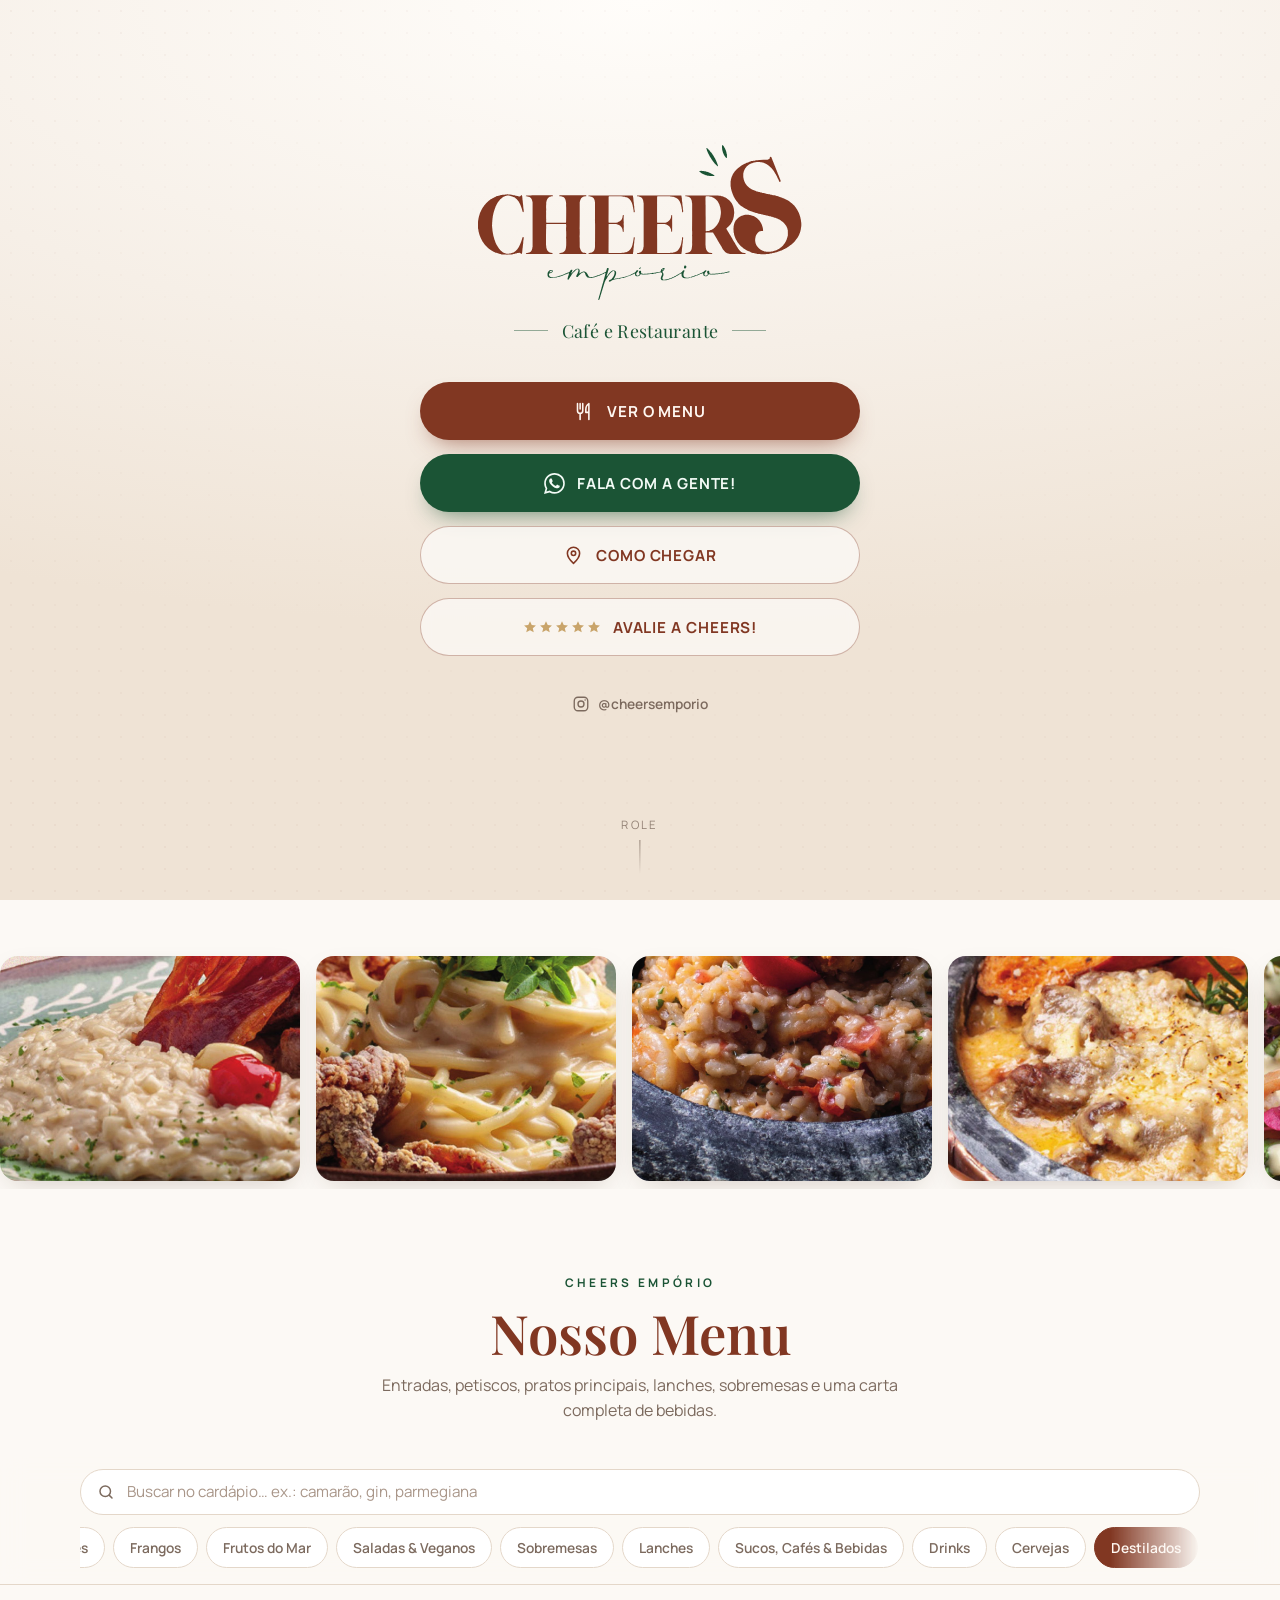
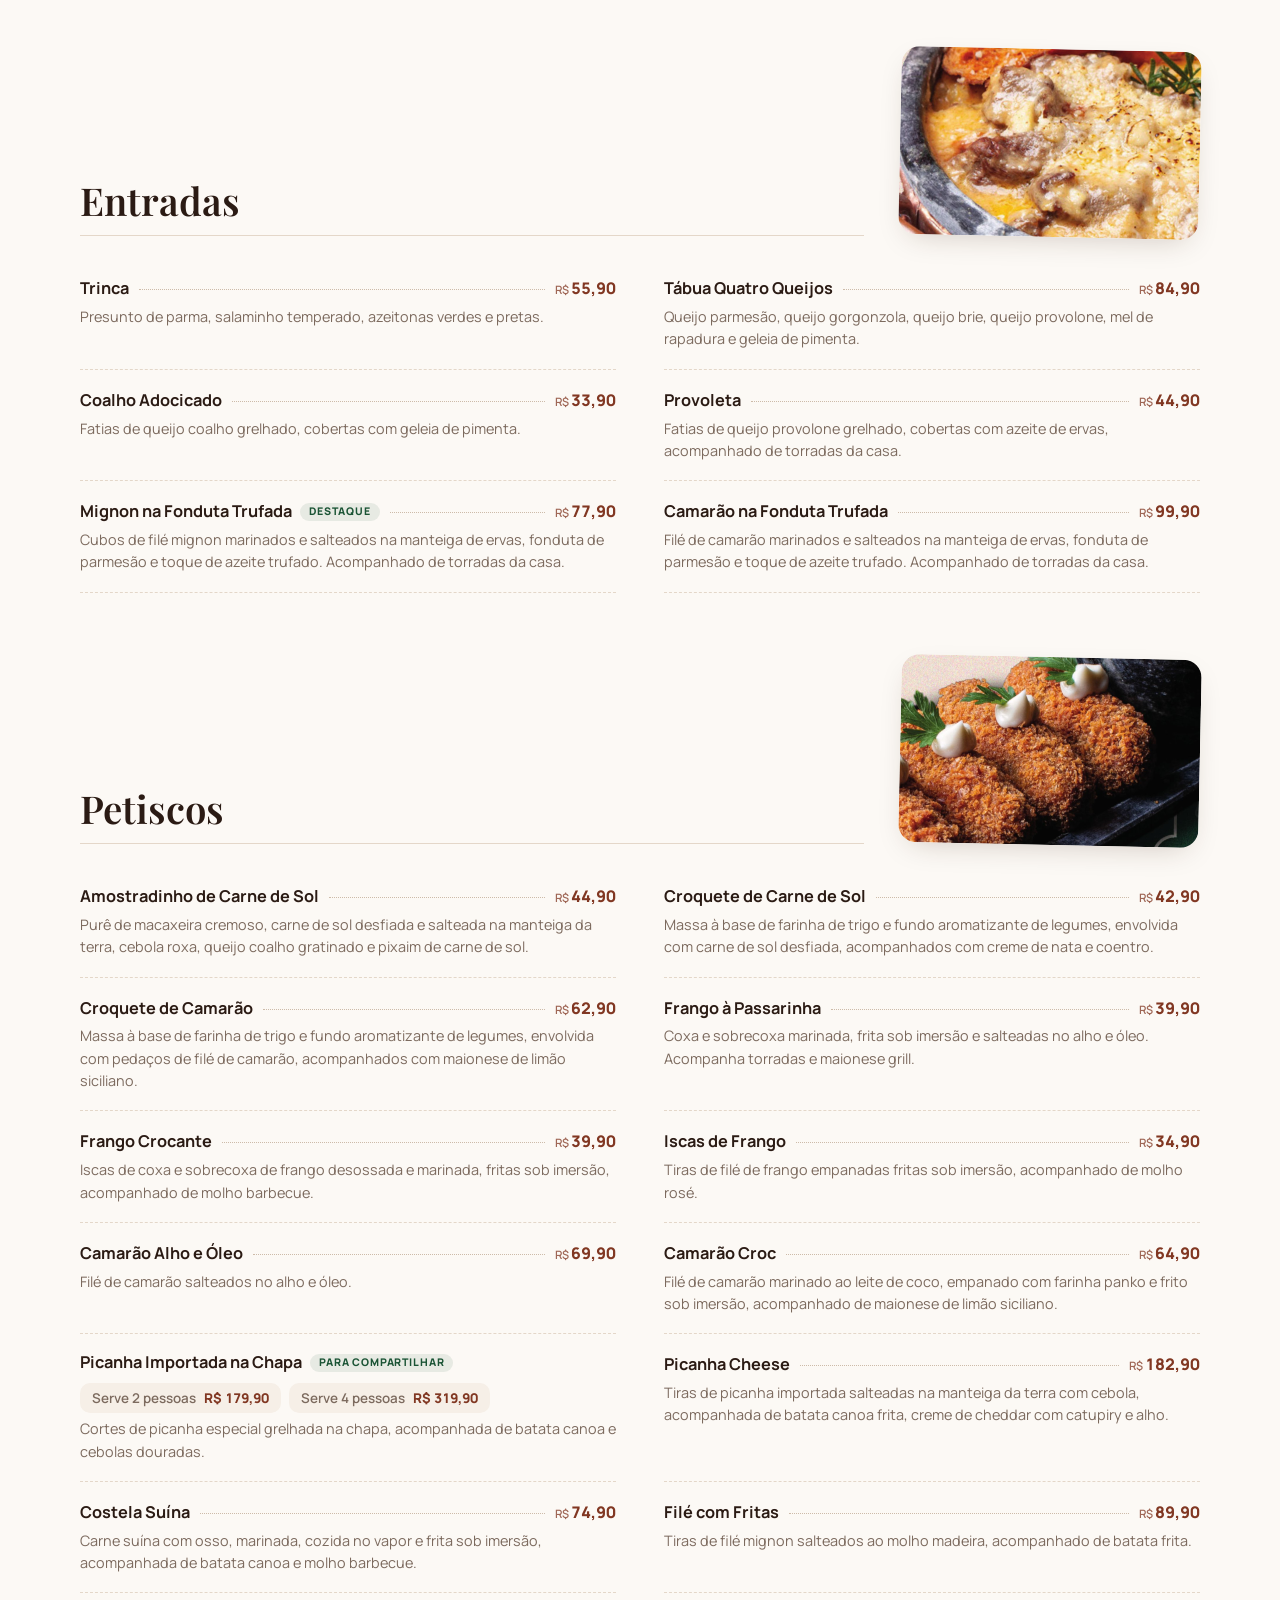
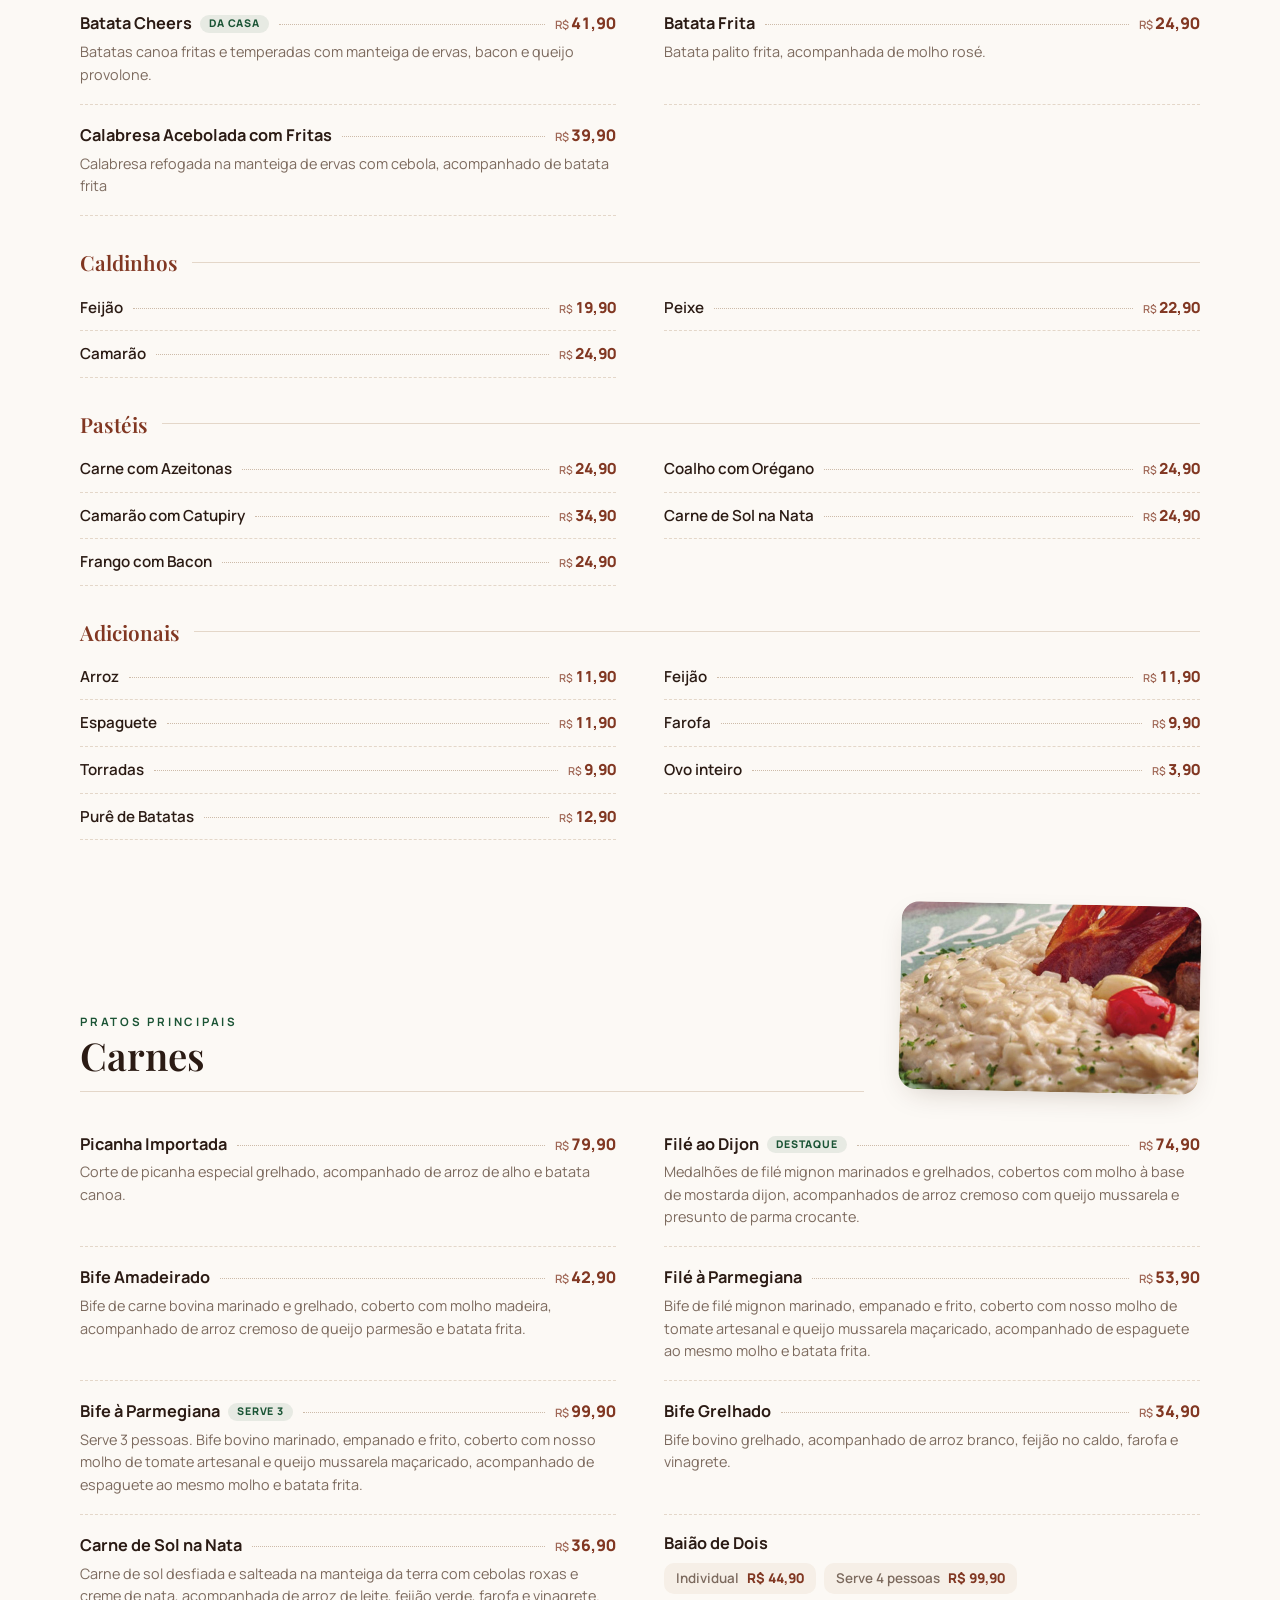
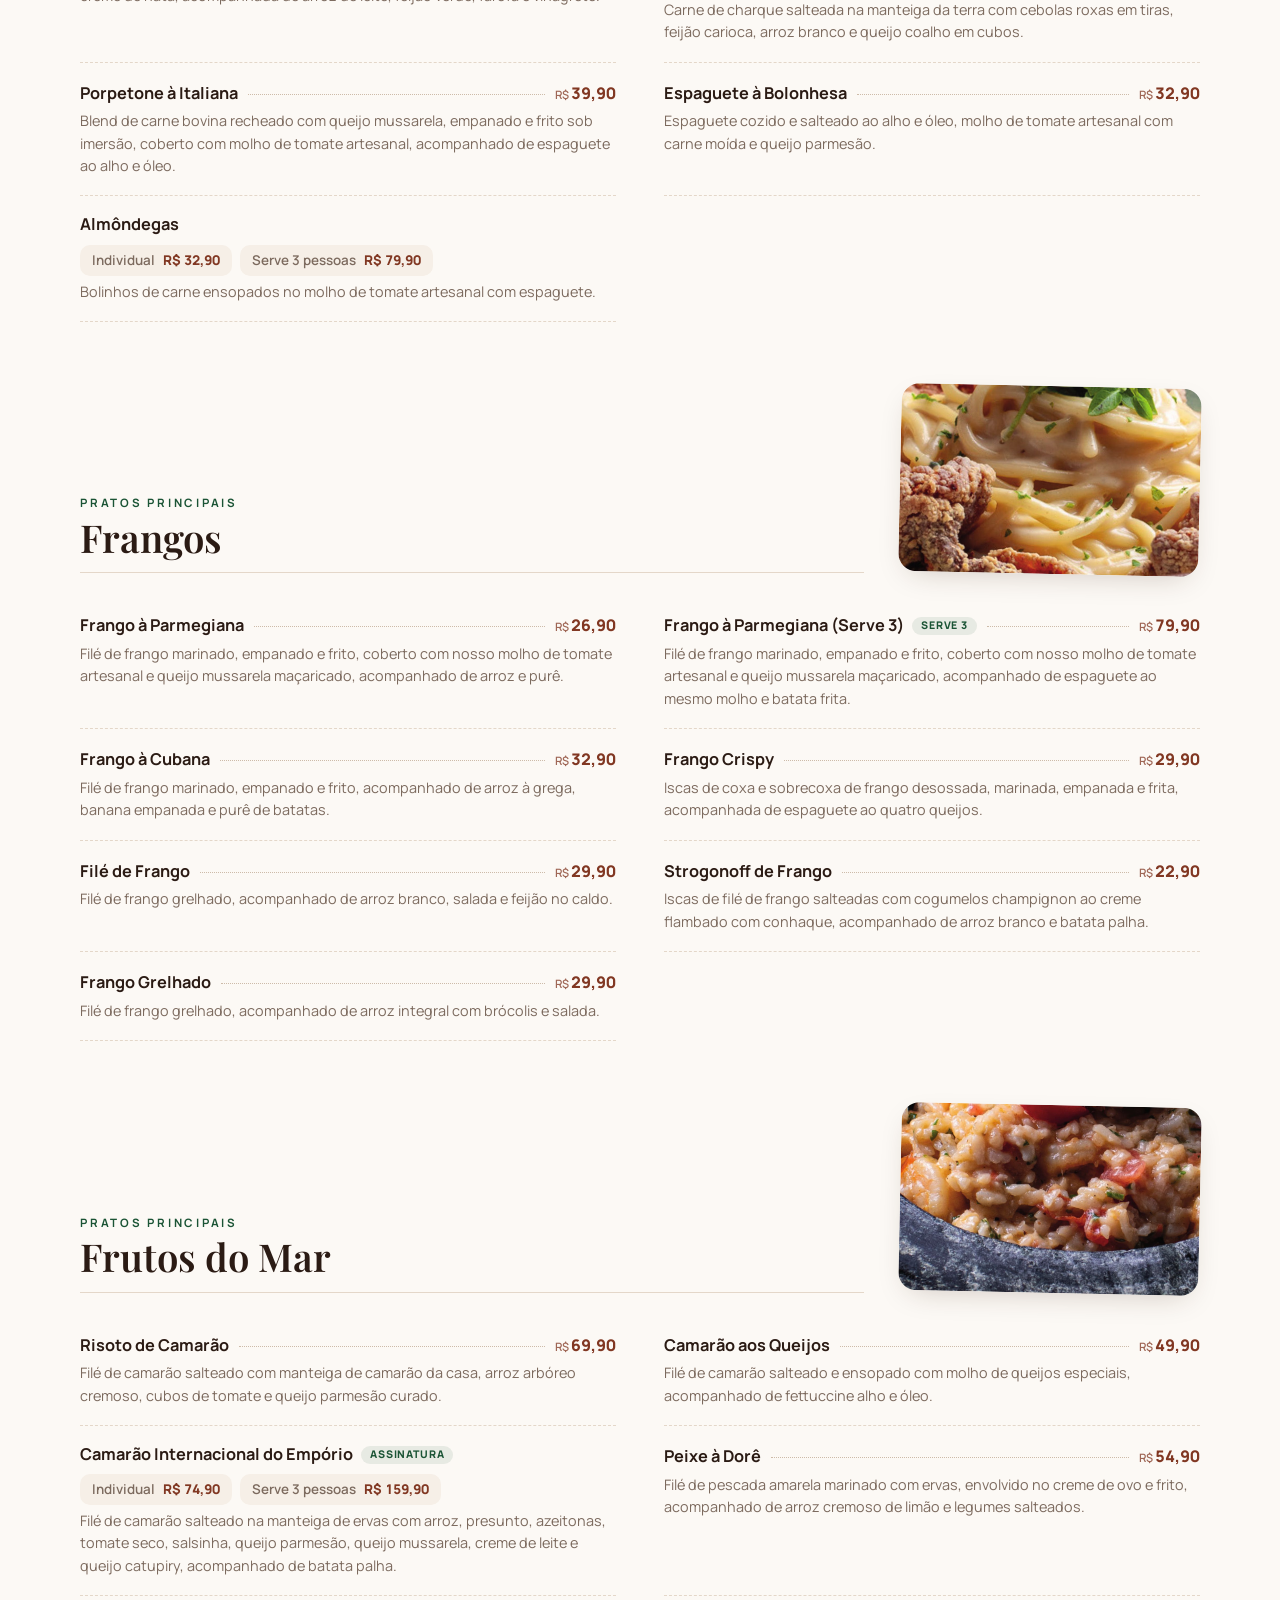
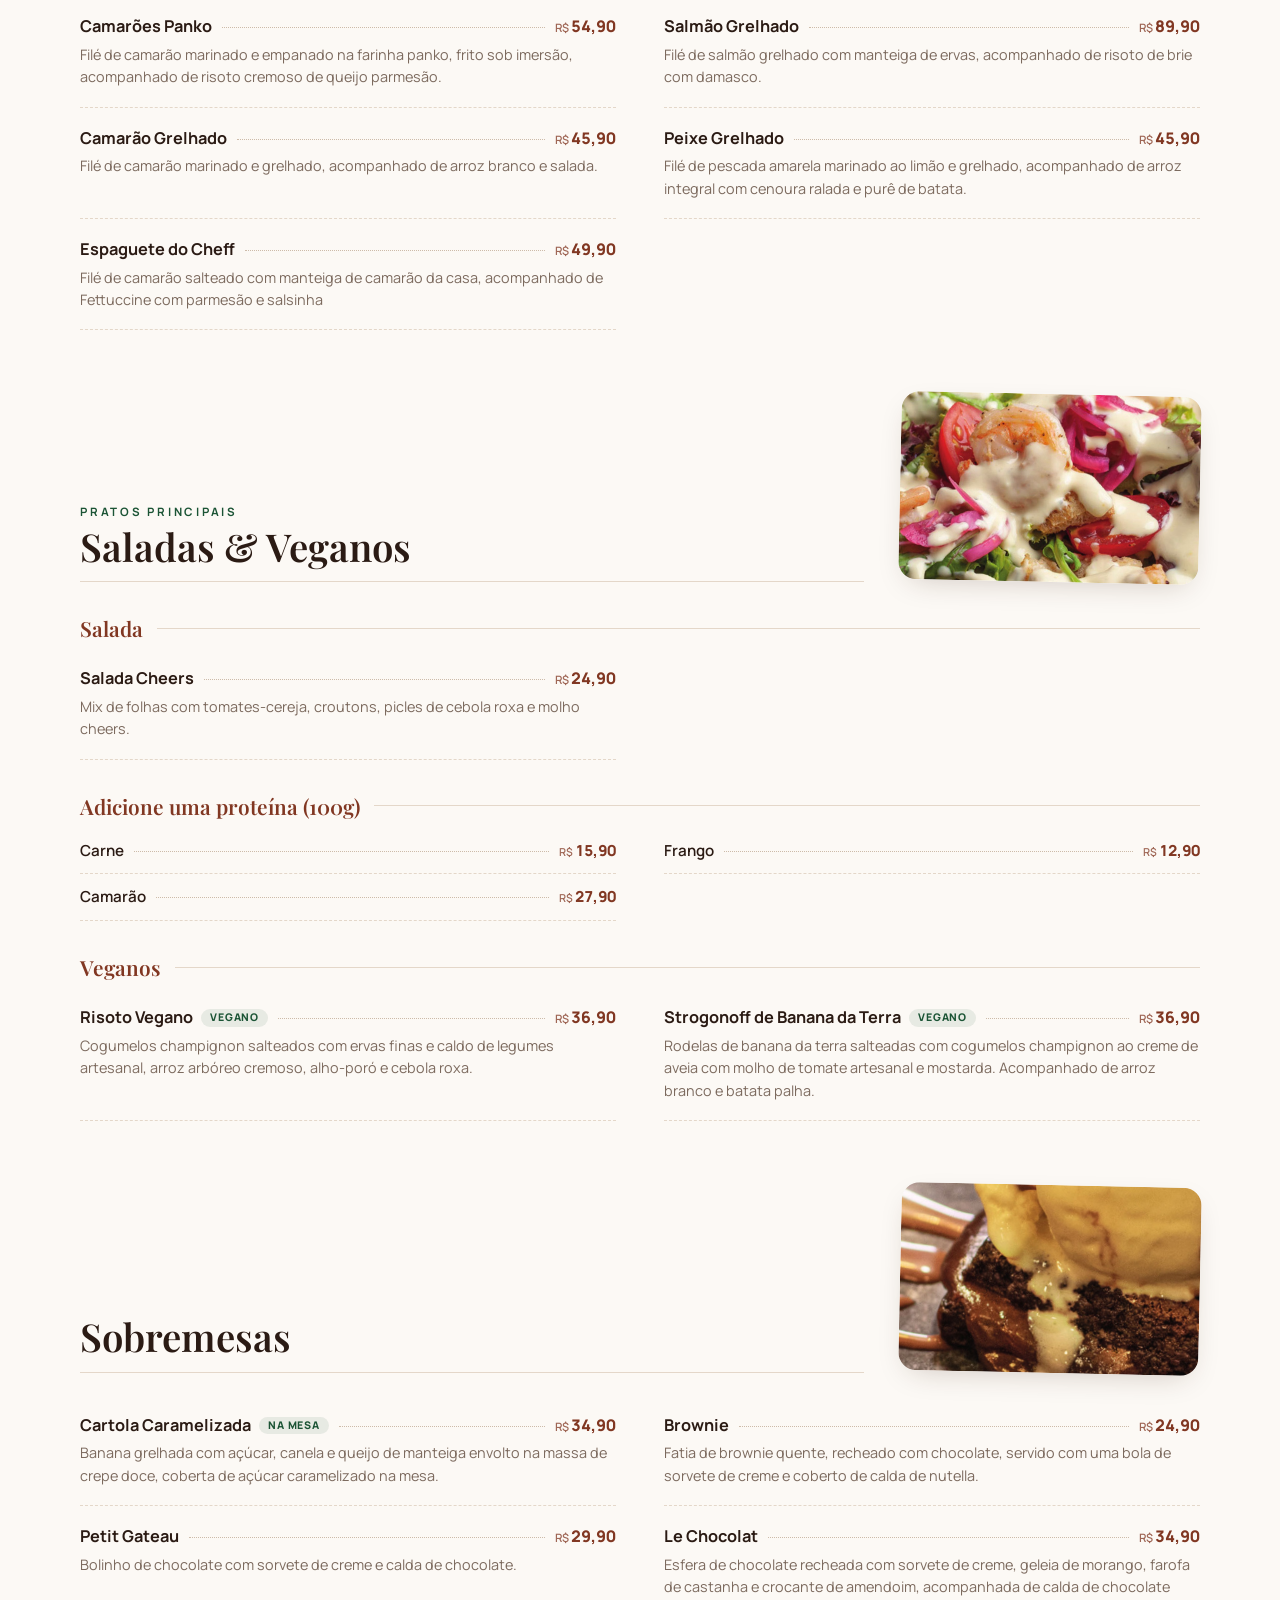
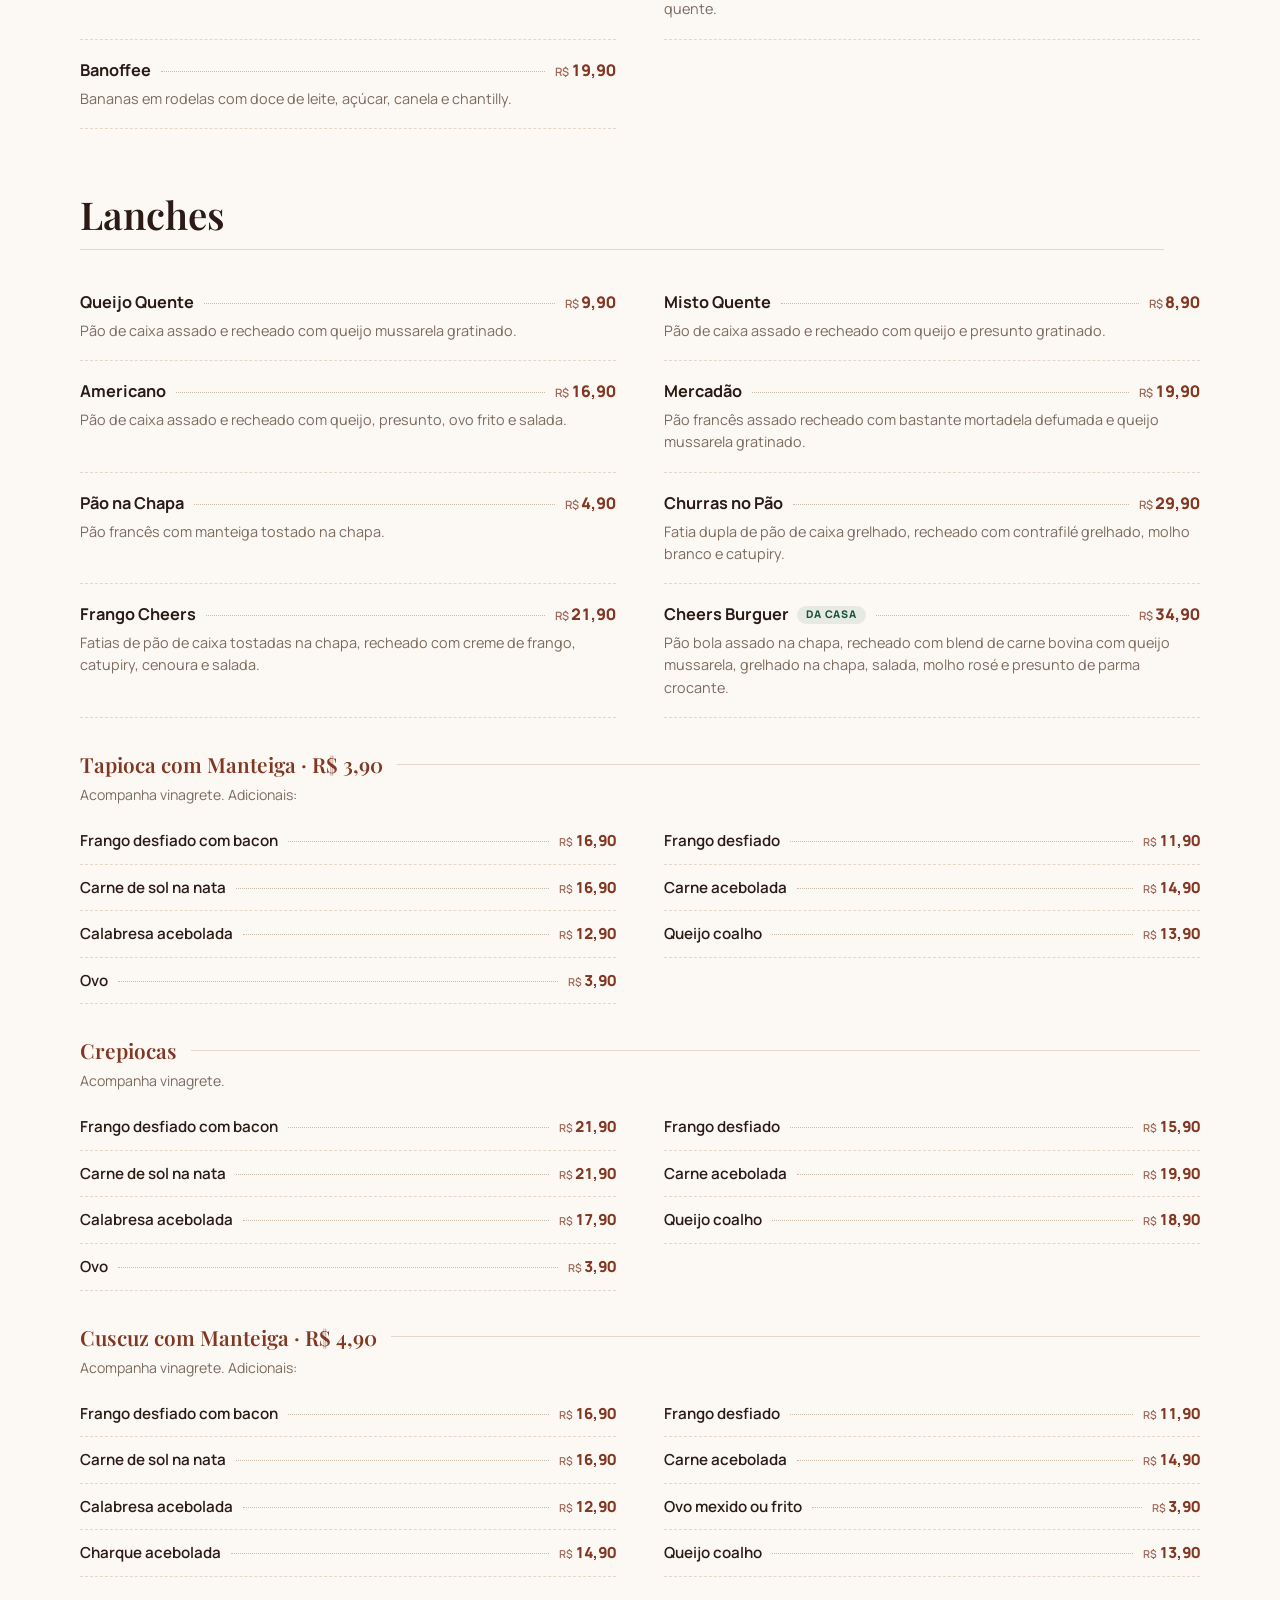
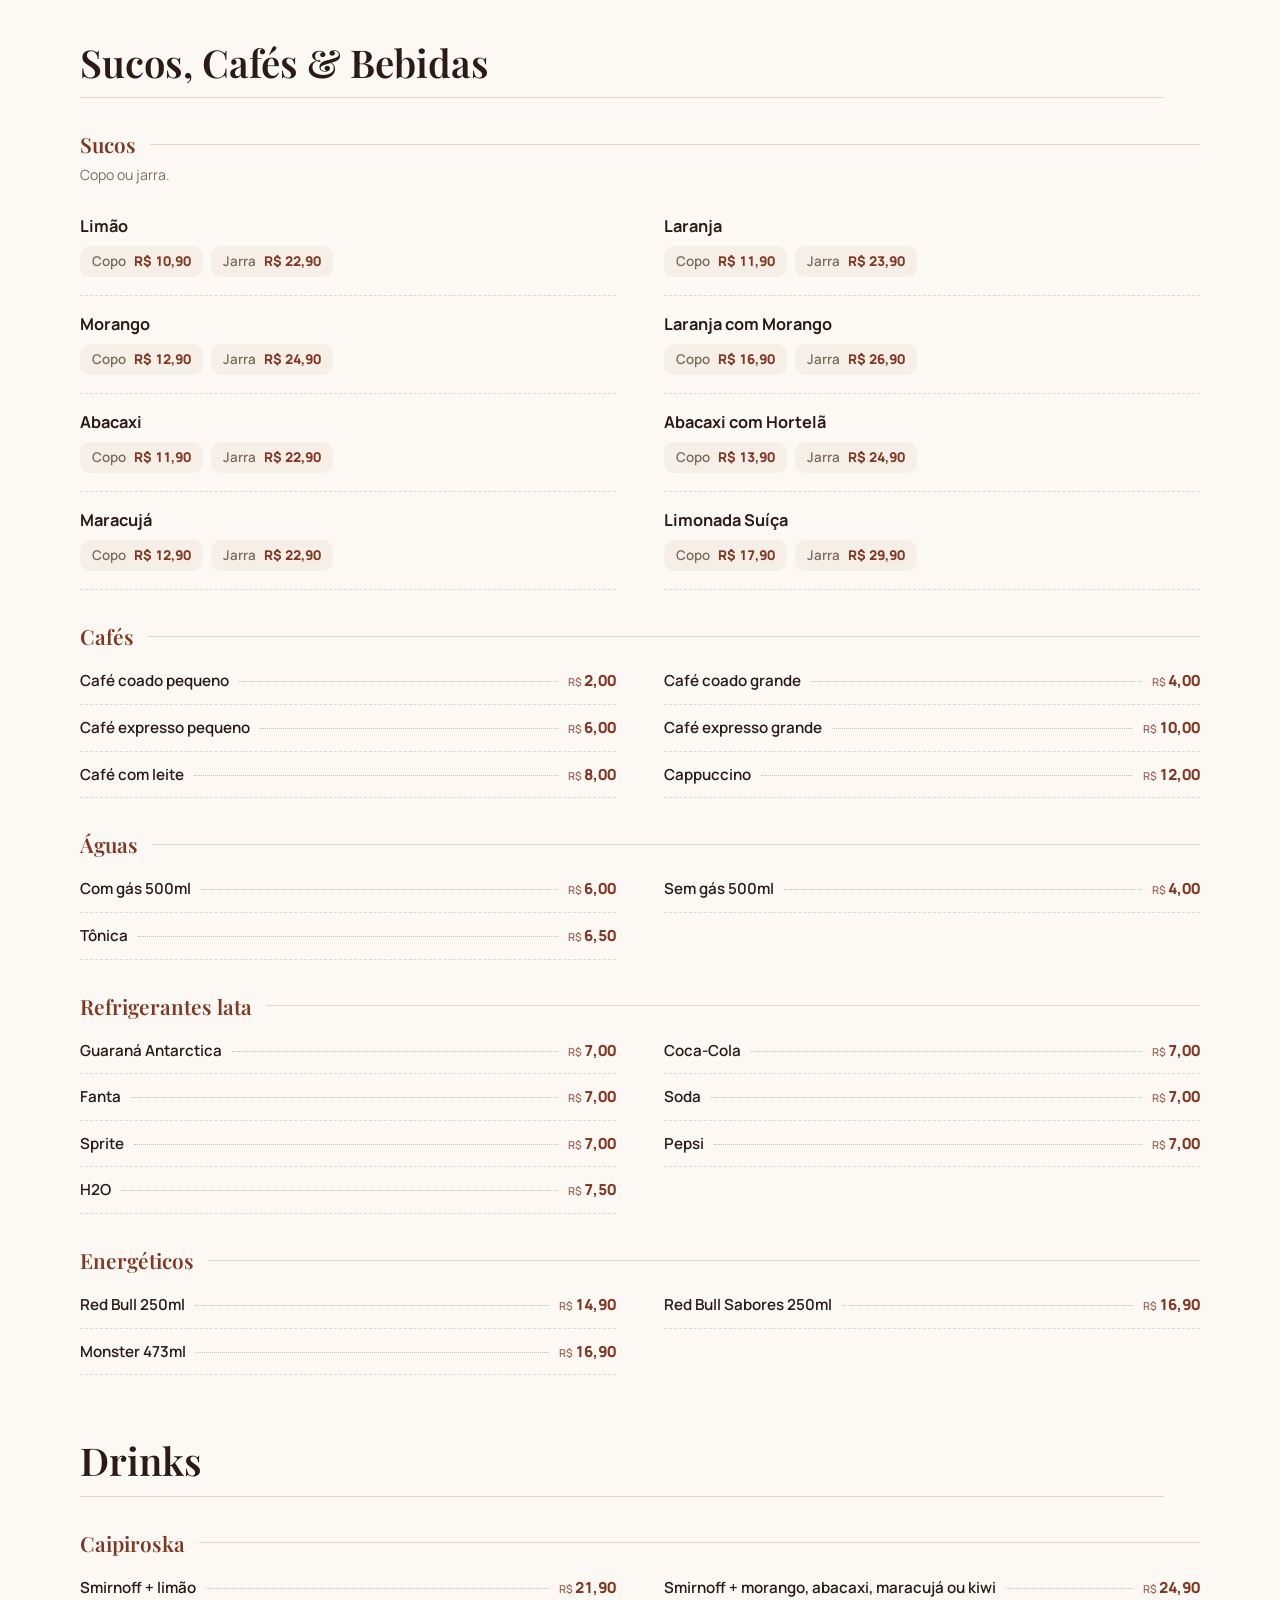
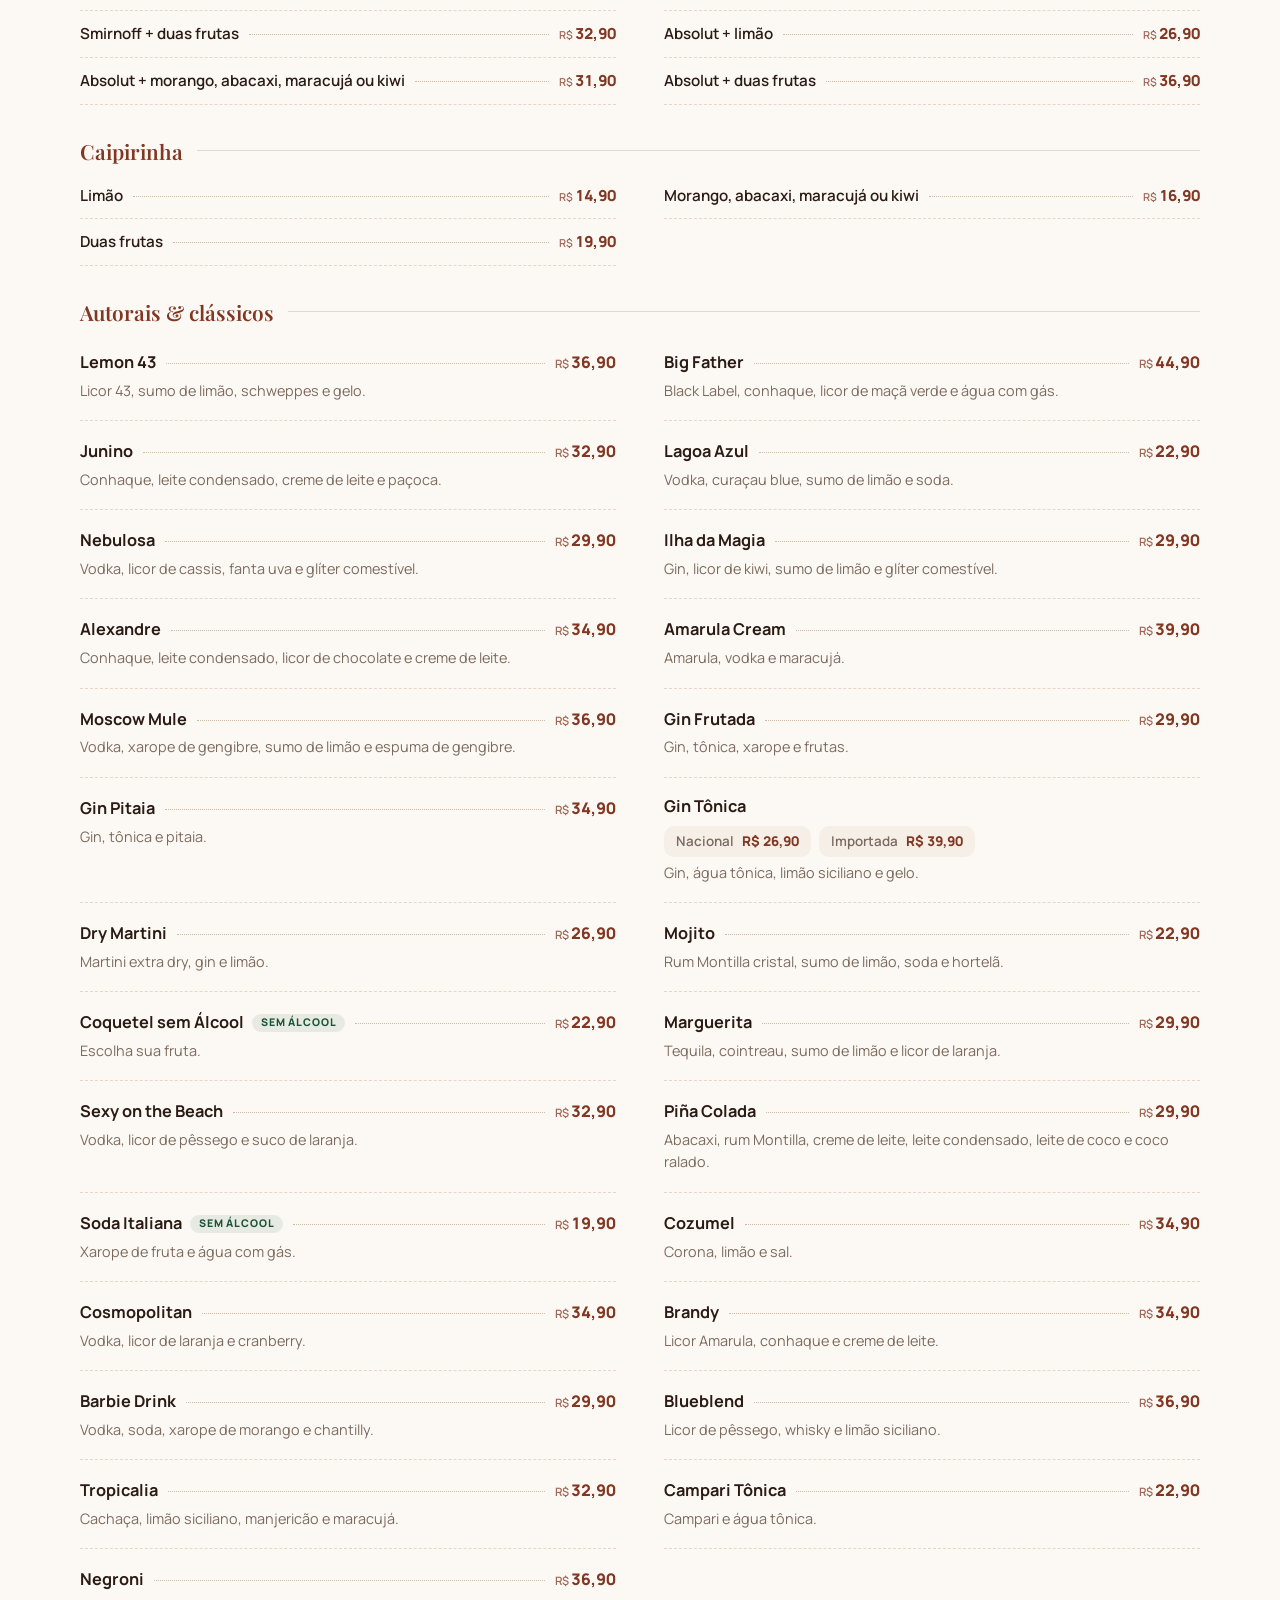
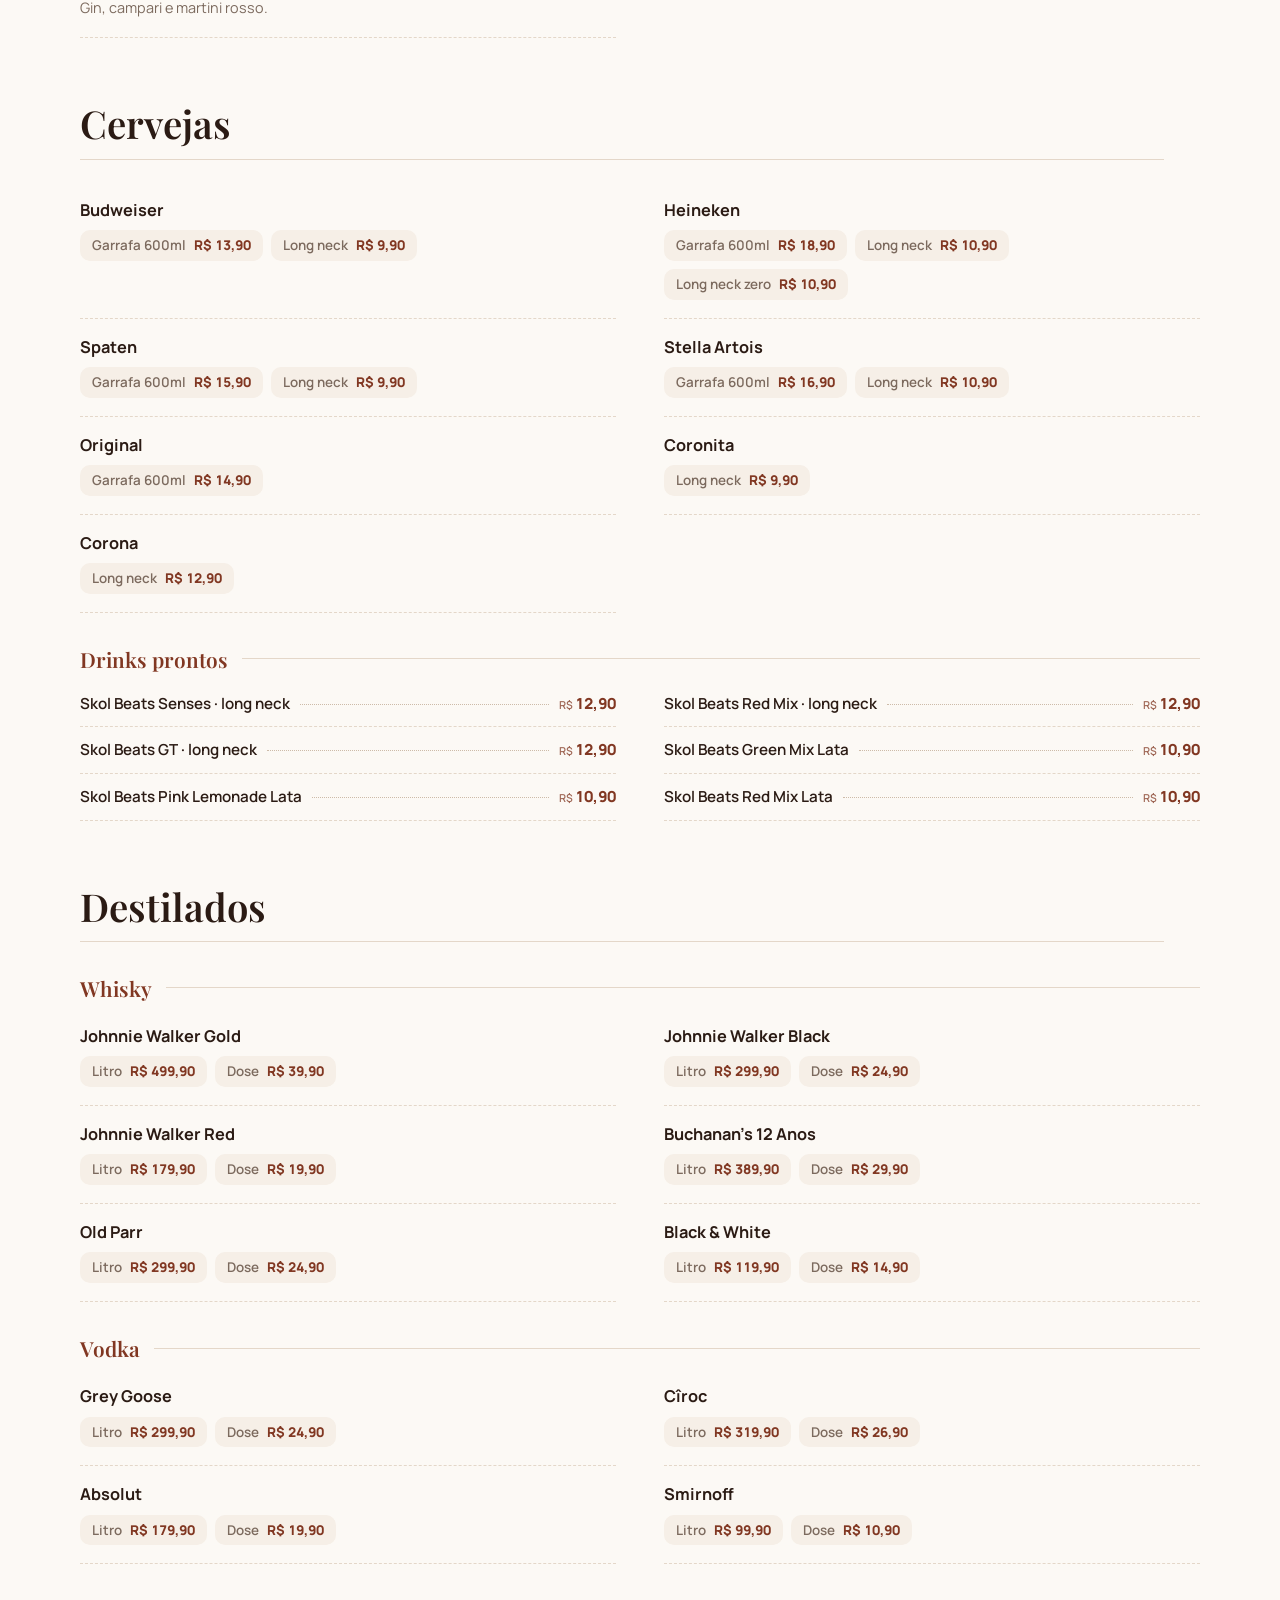
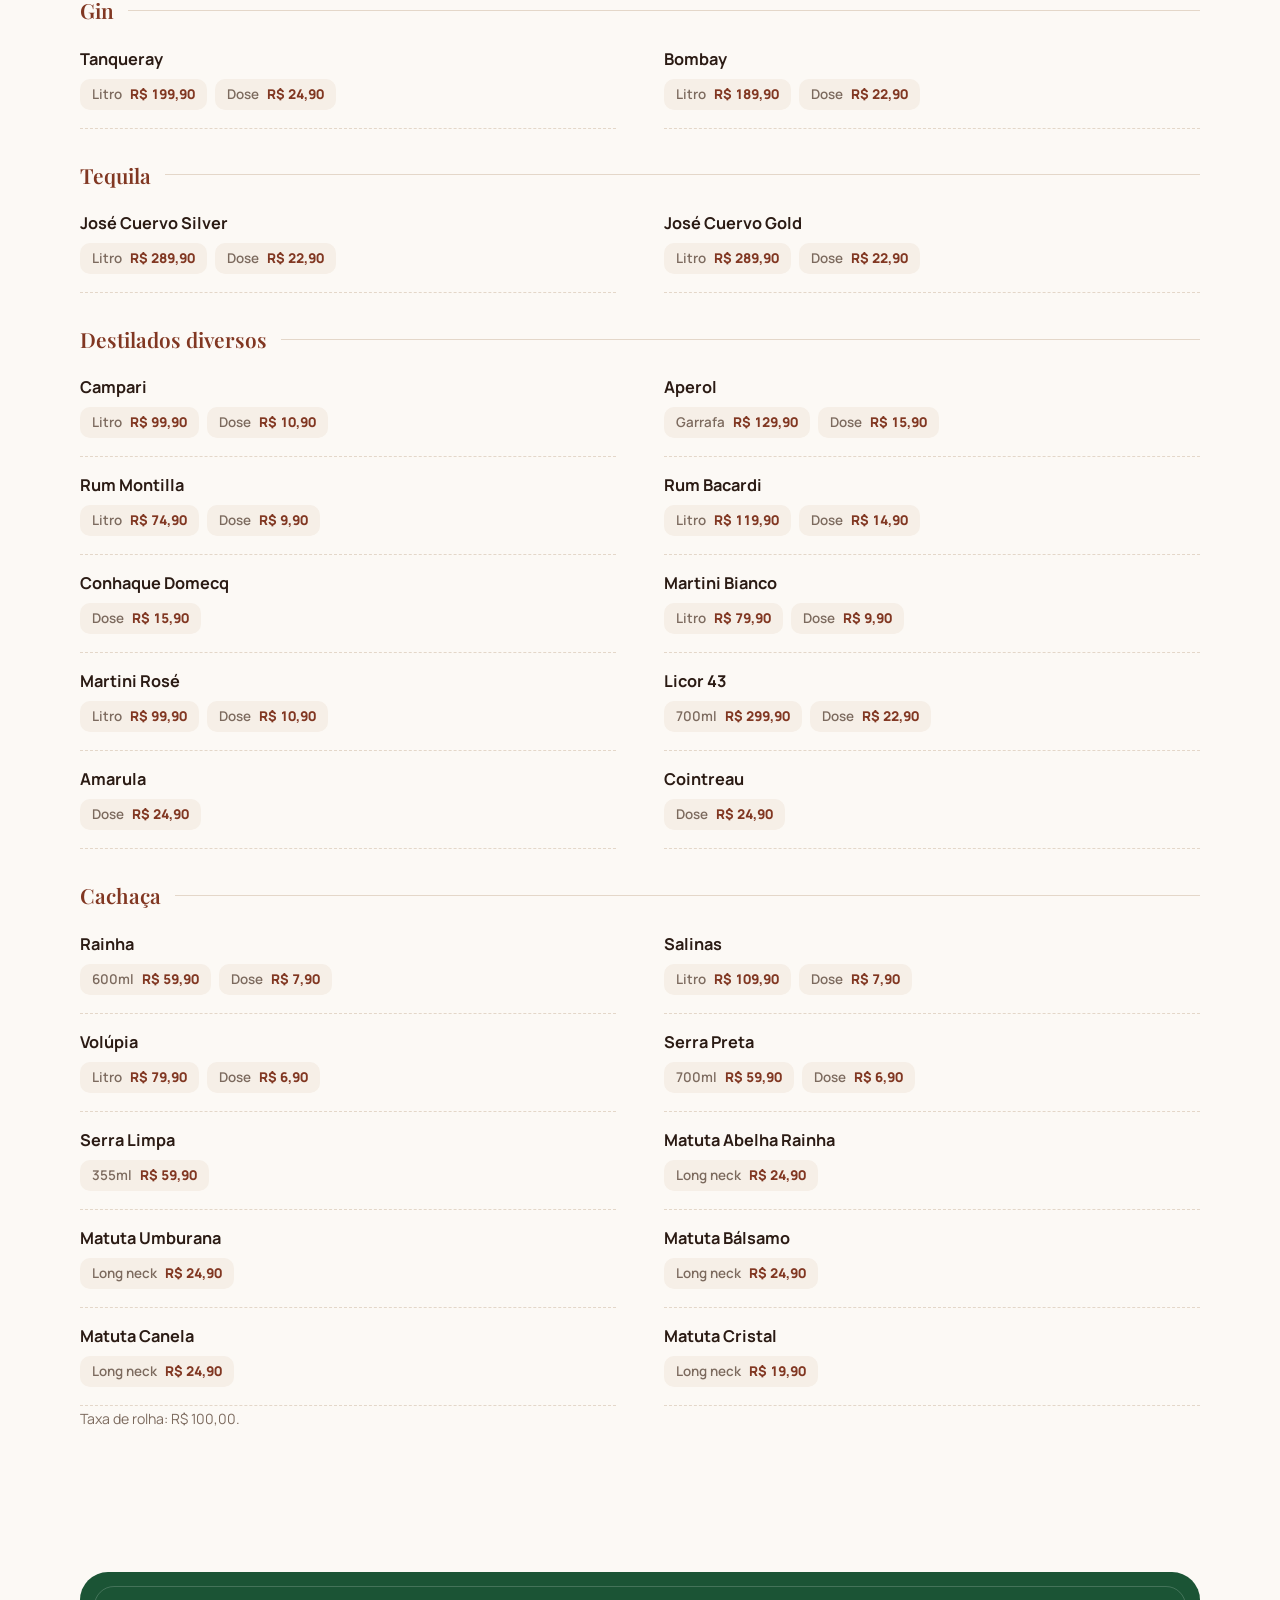
<file: index.html>
<!DOCTYPE html>
<html lang="pt-BR">
<head>
<meta charset="UTF-8">
<meta name="viewport" content="width=device-width, initial-scale=1">
<title>Cheers Empório · Café e Restaurante</title>
<meta name="description" content="Cheers Empório — Café e Restaurante. Confira nosso cardápio completo, fale com a gente pelo WhatsApp e avalie sua experiência.">
<meta name="theme-color" content="#F6EFE7">
<meta property="og:title" content="Cheers Empório · Café e Restaurante">
<meta property="og:description" content="Cardápio completo, WhatsApp e avaliações.">
<meta property="og:image" content="assets/og-image.jpg">
<link rel="icon" type="image/svg+xml" href="assets/logo-cheers-selo.svg">
<link rel="apple-touch-icon" href="assets/icon-512.png">
<link rel="preload" href="assets/fonts/manrope.woff2" as="font" type="font/woff2" crossorigin>
<link rel="preload" href="assets/fonts/playfair.woff2" as="font" type="font/woff2" crossorigin>
<link rel="stylesheet" href="css/style.css">
</head>
<body>

<!-- ================= HERO ================= -->
<header class="hero" id="inicio">
  <div class="hero-inner">
    <h1><img class="hero-logo" src="assets/logo-cheers.svg" alt="Cheers Empório" width="330" height="160"></h1>
    <p class="hero-sub">Café e Restaurante</p>

    <nav class="links" aria-label="Links principais">
      <a class="btn btn-primary" href="#menu">
        <svg viewBox="0 0 24 24" fill="none" stroke="currentColor" stroke-width="1.8" stroke-linecap="round" stroke-linejoin="round"><path d="M4 3v8a3 3 0 0 0 3 3v7M7 3v6M10 3v8a3 3 0 0 1-3 3M17 21V3c-2.2 1.2-3.5 3.6-3.5 7v3H17"/></svg>
        Ver o menu
      </a>
      <a class="btn btn-wa js-wa" href="#" target="_blank" rel="noopener">
        <svg viewBox="0 0 24 24" fill="currentColor"><path d="M20.5 3.5A11.8 11.8 0 0 0 12 0C5.5 0 .2 5.3.2 11.8c0 2.1.5 4.1 1.6 5.9L0 24l6.4-1.7a11.8 11.8 0 0 0 5.6 1.4c6.5 0 11.8-5.3 11.8-11.8 0-3.2-1.2-6.1-3.3-8.4ZM12 21.7c-1.8 0-3.5-.5-5-1.4l-.4-.2-3.8 1 1-3.7-.2-.4a9.8 9.8 0 0 1-1.5-5.2C2.1 6.4 6.5 2 12 2c2.6 0 5.1 1 7 2.9a9.8 9.8 0 0 1 2.9 7c0 5.4-4.5 9.8-9.9 9.8Zm5.4-7.4c-.3-.1-1.8-.9-2-1-.3-.1-.5-.1-.7.1l-.9 1.2c-.2.2-.3.2-.6.1-.3-.1-1.3-.5-2.4-1.5-.9-.8-1.5-1.8-1.7-2.1-.2-.3 0-.5.1-.6l.4-.5.3-.5v-.5l-.9-2.2c-.2-.6-.5-.5-.7-.5h-.6c-.2 0-.5.1-.8.4-.3.3-1 1-1 2.5s1.1 2.9 1.2 3.1c.1.2 2.1 3.2 5.1 4.5.7.3 1.3.5 1.7.6.7.2 1.4.2 1.9.1.6-.1 1.8-.7 2-1.4.2-.7.2-1.3.2-1.4-.1-.2-.3-.3-.6-.4Z"/></svg>
        Fala com a gente!
      </a>
      <a class="btn btn-ghost js-maps" href="#" target="_blank" rel="noopener">
        <svg viewBox="0 0 24 24" fill="none" stroke="currentColor" stroke-width="1.8" stroke-linecap="round" stroke-linejoin="round"><path d="M12 21s-7-6.1-7-11.5A7 7 0 0 1 19 9.5C19 14.9 12 21 12 21Z"/><circle cx="12" cy="9.5" r="2.5"/></svg>
        Como chegar
      </a>
      <a class="btn btn-ghost js-review" href="#" target="_blank" rel="noopener">
        <span class="stars" aria-hidden="true"><svg viewBox="0 0 24 24" fill="currentColor"><path d="m12 2 3 6.6 7.2.7-5.4 4.8 1.6 7.1L12 17.5l-6.4 3.7 1.6-7.1L1.8 9.3 9 8.6 12 2Z"/></svg><svg viewBox="0 0 24 24" fill="currentColor"><path d="m12 2 3 6.6 7.2.7-5.4 4.8 1.6 7.1L12 17.5l-6.4 3.7 1.6-7.1L1.8 9.3 9 8.6 12 2Z"/></svg><svg viewBox="0 0 24 24" fill="currentColor"><path d="m12 2 3 6.6 7.2.7-5.4 4.8 1.6 7.1L12 17.5l-6.4 3.7 1.6-7.1L1.8 9.3 9 8.6 12 2Z"/></svg><svg viewBox="0 0 24 24" fill="currentColor"><path d="m12 2 3 6.6 7.2.7-5.4 4.8 1.6 7.1L12 17.5l-6.4 3.7 1.6-7.1L1.8 9.3 9 8.6 12 2Z"/></svg><svg viewBox="0 0 24 24" fill="currentColor"><path d="m12 2 3 6.6 7.2.7-5.4 4.8 1.6 7.1L12 17.5l-6.4 3.7 1.6-7.1L1.8 9.3 9 8.6 12 2Z"/></svg></span>
        Avalie a Cheers!
      </a>
    </nav>

    <div class="social">
      <a class="js-ig" href="#" target="_blank" rel="noopener">
        <svg viewBox="0 0 24 24" fill="none" stroke="currentColor" stroke-width="1.8"><rect x="3" y="3" width="18" height="18" rx="5"/><circle cx="12" cy="12" r="4"/><circle cx="17.5" cy="6.5" r="1" fill="currentColor" stroke="none"/></svg>
        @cheersemporio
      </a>
    </div>
  </div>
  <div class="scroll-hint" aria-hidden="true">Role<span></span></div>
</header>

<!-- ================= GALERIA ================= -->
<section class="gallery" aria-label="Nossos pratos">
  <div class="marquee" id="marquee"></div>
</section>

<!-- ================= MENU ================= -->
<main class="menu" id="menu">
  <div class="wrap section-head reveal">
    <span class="eyebrow">Cheers Empório</span>
    <h2>Nosso Menu</h2>
    <p>Entradas, petiscos, pratos principais, lanches, sobremesas e uma carta completa de bebidas.</p>
  </div>

  <div class="toolbar">
    <div class="wrap">
      <label class="search" id="searchBox">
        <svg class="ico" viewBox="0 0 24 24" fill="none" stroke="currentColor" stroke-width="2" stroke-linecap="round"><circle cx="11" cy="11" r="7"/><path d="m20 20-3.5-3.5"/></svg>
        <input id="q" type="search" placeholder="Buscar no cardápio… ex.: camarão, gin, parmegiana" autocomplete="off" aria-label="Buscar no cardápio">
        <button class="clear" type="button" id="clearQ" aria-label="Limpar busca"><svg width="16" height="16" viewBox="0 0 24 24" fill="none" stroke="currentColor" stroke-width="2.2" stroke-linecap="round"><path d="M6 6l12 12M18 6 6 18"/></svg></button>
      </label>
      <nav class="chips" id="chips" aria-label="Categorias"></nav>
    </div>
  </div>

  <div class="wrap" id="cats"></div>
  <div class="wrap empty" id="empty"><b>Nada encontrado</b>Tente outro termo ou fale com a gente pelo WhatsApp.</div>
</main>

<!-- ================= CHEF ================= -->
<section class="chef">
  <div class="wrap">
    <div class="chef-card reveal">
      <span class="eyebrow">Conhecendo o Chef</span>
      <h2>Uma experiência autêntica</h2>
      <blockquote>“Minha consultoria vai muito além dos pratos e sabores que entrego enquanto experiência gastronômica. Sugerir e indicar opções que completem ainda mais o cardápio dos meus clientes é fundamental no trabalho que desenvolvo. Na Cheers, apresento este cardápio pensando em trazer uma alimentação de qualidade e bem elaborada, com a certeza de que esse padrão de qualidade continuará nesta cozinha, entregando a você, cliente, uma experiência autêntica.”</blockquote>
      <div class="chef-sign">Jackson Oliveira<small>Chef consultor</small></div>
    </div>
  </div>
</section>

<!-- ================= CTA ================= -->
<section class="cta">
  <div class="wrap reveal">
    <h2>Até já na Cheers!</h2>
    <p>Reservas, pedidos e dúvidas? Chama no WhatsApp. Gostou? Deixa sua avaliação.</p>
    <div class="links">
      <a class="btn btn-wa js-wa" href="#" target="_blank" rel="noopener">
        <svg viewBox="0 0 24 24" fill="currentColor"><path d="M20.5 3.5A11.8 11.8 0 0 0 12 0C5.5 0 .2 5.3.2 11.8c0 2.1.5 4.1 1.6 5.9L0 24l6.4-1.7a11.8 11.8 0 0 0 5.6 1.4c6.5 0 11.8-5.3 11.8-11.8 0-3.2-1.2-6.1-3.3-8.4ZM12 21.7c-1.8 0-3.5-.5-5-1.4l-.4-.2-3.8 1 1-3.7-.2-.4a9.8 9.8 0 0 1-1.5-5.2C2.1 6.4 6.5 2 12 2c2.6 0 5.1 1 7 2.9a9.8 9.8 0 0 1 2.9 7c0 5.4-4.5 9.8-9.9 9.8Zm5.4-7.4c-.3-.1-1.8-.9-2-1-.3-.1-.5-.1-.7.1l-.9 1.2c-.2.2-.3.2-.6.1-.3-.1-1.3-.5-2.4-1.5-.9-.8-1.5-1.8-1.7-2.1-.2-.3 0-.5.1-.6l.4-.5.3-.5v-.5l-.9-2.2c-.2-.6-.5-.5-.7-.5h-.6c-.2 0-.5.1-.8.4-.3.3-1 1-1 2.5s1.1 2.9 1.2 3.1c.1.2 2.1 3.2 5.1 4.5.7.3 1.3.5 1.7.6.7.2 1.4.2 1.9.1.6-.1 1.8-.7 2-1.4.2-.7.2-1.3.2-1.4-.1-.2-.3-.3-.6-.4Z"/></svg>
        Fala com a gente!
      </a>
      <a class="btn btn-ghost js-review" href="#" target="_blank" rel="noopener">
        <span class="stars" aria-hidden="true"><svg viewBox="0 0 24 24" fill="currentColor"><path d="m12 2 3 6.6 7.2.7-5.4 4.8 1.6 7.1L12 17.5l-6.4 3.7 1.6-7.1L1.8 9.3 9 8.6 12 2Z"/></svg><svg viewBox="0 0 24 24" fill="currentColor"><path d="m12 2 3 6.6 7.2.7-5.4 4.8 1.6 7.1L12 17.5l-6.4 3.7 1.6-7.1L1.8 9.3 9 8.6 12 2Z"/></svg><svg viewBox="0 0 24 24" fill="currentColor"><path d="m12 2 3 6.6 7.2.7-5.4 4.8 1.6 7.1L12 17.5l-6.4 3.7 1.6-7.1L1.8 9.3 9 8.6 12 2Z"/></svg><svg viewBox="0 0 24 24" fill="currentColor"><path d="m12 2 3 6.6 7.2.7-5.4 4.8 1.6 7.1L12 17.5l-6.4 3.7 1.6-7.1L1.8 9.3 9 8.6 12 2Z"/></svg><svg viewBox="0 0 24 24" fill="currentColor"><path d="m12 2 3 6.6 7.2.7-5.4 4.8 1.6 7.1L12 17.5l-6.4 3.7 1.6-7.1L1.8 9.3 9 8.6 12 2Z"/></svg></span>
        Avalie a Cheers!
      </a>
    </div>
    <a class="address js-maps" href="#" target="_blank" rel="noopener">
      <svg viewBox="0 0 24 24" fill="none" stroke="currentColor" stroke-width="1.8" stroke-linecap="round" stroke-linejoin="round"><path d="M12 21s-7-6.1-7-11.5A7 7 0 0 1 19 9.5C19 14.9 12 21 12 21Z"/><circle cx="12" cy="9.5" r="2.5"/></svg>
      <span>R. Cândido das Laranjeiras, 327 · Belo Horizonte, Patos – PB · 58704-090</span>
    </a>
  </div>
</section>

<footer>
  <div class="wrap">
    <img src="assets/logo-cheers-completo.svg" alt="Cheers Empório — Café e Restaurante" width="170" height="111">
    <nav>
      <a href="#menu">Menu</a>
      <a class="js-wa" href="#" target="_blank" rel="noopener">WhatsApp</a>
      <a class="js-review" href="#" target="_blank" rel="noopener">Avaliar</a>
      <a class="js-ig" href="#" target="_blank" rel="noopener">Instagram</a>
      <a class="js-maps" href="#" target="_blank" rel="noopener">Como chegar</a>
    </nav>
    <address>R. Cândido das Laranjeiras, 327 · Belo Horizonte, Patos – PB · 58704-090</address>
    <small>© <span id="yr"></span> Cheers Empório · Preços sujeitos a alteração sem aviso prévio.</small>
  </div>
</footer>

<a class="fab js-wa" id="fab" href="#" target="_blank" rel="noopener" aria-label="Falar no WhatsApp">
  <svg viewBox="0 0 24 24" fill="currentColor"><path d="M20.5 3.5A11.8 11.8 0 0 0 12 0C5.5 0 .2 5.3.2 11.8c0 2.1.5 4.1 1.6 5.9L0 24l6.4-1.7a11.8 11.8 0 0 0 5.6 1.4c6.5 0 11.8-5.3 11.8-11.8 0-3.2-1.2-6.1-3.3-8.4ZM12 21.7c-1.8 0-3.5-.5-5-1.4l-.4-.2-3.8 1 1-3.7-.2-.4a9.8 9.8 0 0 1-1.5-5.2C2.1 6.4 6.5 2 12 2c2.6 0 5.1 1 7 2.9a9.8 9.8 0 0 1 2.9 7c0 5.4-4.5 9.8-9.9 9.8Zm5.4-7.4c-.3-.1-1.8-.9-2-1-.3-.1-.5-.1-.7.1l-.9 1.2c-.2.2-.3.2-.6.1-.3-.1-1.3-.5-2.4-1.5-.9-.8-1.5-1.8-1.7-2.1-.2-.3 0-.5.1-.6l.4-.5.3-.5v-.5l-.9-2.2c-.2-.6-.5-.5-.7-.5h-.6c-.2 0-.5.1-.8.4-.3.3-1 1-1 2.5s1.1 2.9 1.2 3.1c.1.2 2.1 3.2 5.1 4.5.7.3 1.3.5 1.7.6.7.2 1.4.2 1.9.1.6-.1 1.8-.7 2-1.4.2-.7.2-1.3.2-1.4-.1-.2-.3-.3-.6-.4Z"/></svg>
</a>
<button class="top" id="toTop" aria-label="Voltar ao topo"><svg viewBox="0 0 24 24" fill="none" stroke="currentColor" stroke-width="2" stroke-linecap="round" stroke-linejoin="round"><path d="M12 19V5M5 12l7-7 7 7"/></svg></button>

<script src="js/config.js"></script>
<script src="js/main.js"></script>
</body>
</html>
</file>
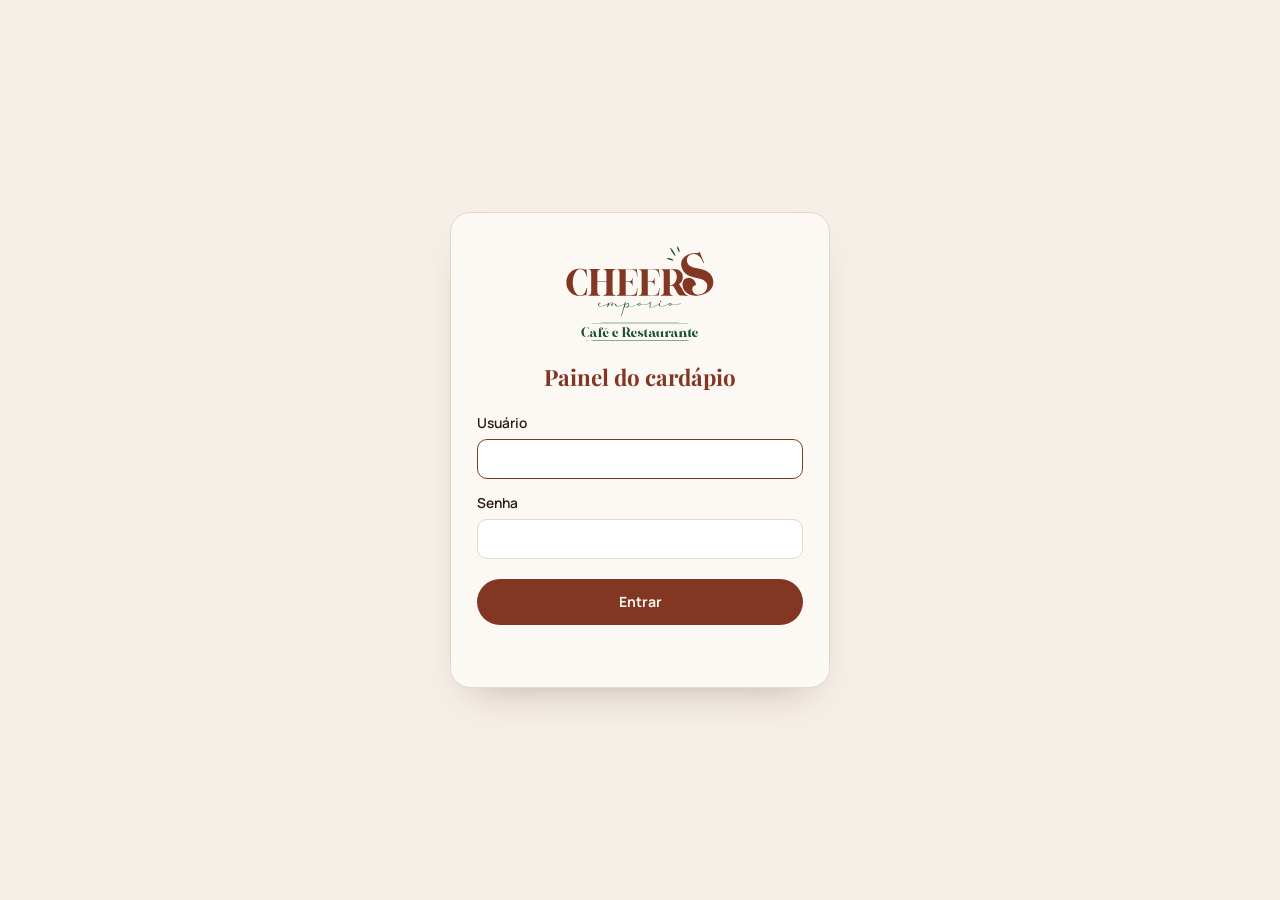
<file: admin/index.html>
<!DOCTYPE html>
<html lang="pt-BR">
<head>
<meta charset="UTF-8">
<meta name="viewport" content="width=device-width, initial-scale=1">
<meta name="robots" content="noindex, nofollow">
<meta http-equiv="Content-Security-Policy" content="default-src 'none'; script-src 'self'; style-src 'self'; font-src 'self'; img-src 'self' data: blob:; connect-src 'self' https://api.github.com; base-uri 'none'; form-action 'none'">
<meta name="referrer" content="no-referrer">
<title>Painel · Cheers Empório</title>
<link rel="icon" type="image/svg+xml" href="../assets/logo-cheers-selo.svg">
<link rel="stylesheet" href="admin.css">
</head>
<body>

<!-- ================= LOGIN ================= -->
<section class="login" id="login" hidden>
  <form class="login-card" id="loginForm" autocomplete="on">
    <img src="../assets/logo-cheers-completo.svg" alt="Cheers Empório" width="150" height="98">
    <h1>Painel do cardápio</h1>
    <label>Usuário<input name="user" autocomplete="username" required autocapitalize="none" spellcheck="false"></label>
    <label>Senha<input name="pass" type="password" autocomplete="current-password" required></label>
    <button class="btn primary" type="submit">Entrar</button>
    <p class="msg" id="loginMsg" role="alert"></p>
  </form>
</section>

<!-- ================= PAINEL ================= -->
<div class="app" id="app" hidden>
  <header class="top">
    <img class="logo" src="../assets/logo-cheers-selo.svg" alt="" width="34" height="34">
    <div class="who"><b>Cardápio</b><small id="who"></small></div>
    <span class="status" id="status"></span>
    <a class="btn ghost" href="../" target="_blank" rel="noopener">Ver site</a>
    <button class="btn primary" id="publish" disabled>Publicar alterações</button>
    <button class="btn ghost" id="logout">Sair</button>
  </header>

  <div class="layout">
    <aside class="side">
      <label class="search"><input id="q" type="search" placeholder="Buscar produto…" autocomplete="off"></label>
      <nav id="catList" aria-label="Categorias"></nav>
      <button class="btn add" id="addCat">+ Nova categoria</button>
    </aside>
    <main class="main" id="main"></main>
  </div>
</div>

<div class="toast" id="toast" role="status" aria-live="polite"></div>

<script src="admin.js"></script>
</body>
</html>
</file>
<file: css/style.css>
@font-face{font-family:"Manrope";src:url(../assets/fonts/manrope.woff2) format("woff2");font-weight:200 800;font-display:swap}
@font-face{font-family:"Playfair Display";src:url(../assets/fonts/playfair.woff2) format("woff2");font-weight:400 900;font-display:swap}
@font-face{font-family:"Playfair Display";src:url(../assets/fonts/playfair-italic.woff2) format("woff2");font-weight:400 900;font-style:italic;font-display:swap}
:root{
  --cream:#F6EFE7; --paper:#FCF9F5; --sand:#EDE2D6; --line:#E4D7C9;
  --brown:#813722; --brown-d:#6A2C1A; --green:#1B5435; --green-d:#123D26;
  --ink:#2B1B14; --muted:#7C6A5E; --gold:#C9A46A;
  --serif:"Playfair Display",Georgia,serif; --sans:"Manrope",system-ui,-apple-system,"Segoe UI",sans-serif;
  --r:18px; --shadow:0 10px 30px -12px rgba(60,30,15,.25);
}
*{box-sizing:border-box;margin:0;padding:0}
html{scroll-behavior:smooth;-webkit-text-size-adjust:100%}
body{font-family:var(--sans);color:var(--ink);background:var(--paper);line-height:1.55;-webkit-font-smoothing:antialiased}
img{display:block;max-width:100%}
a{color:inherit;text-decoration:none}
button{font:inherit;cursor:pointer;border:0;background:none;color:inherit}
:focus-visible{outline:2px solid var(--brown);outline-offset:3px;border-radius:6px}
.wrap{width:min(1120px,100% - 40px);margin-inline:auto}

/* ---------- HERO ---------- */
.hero{position:relative;min-height:100svh;display:grid;place-items:center;padding:56px 20px 90px;background:
  radial-gradient(120% 70% at 50% 0%,#FFFDFA 0%,var(--cream) 55%,#EFE3D5 100%);overflow:hidden;isolation:isolate}
.hero::before{content:"";position:absolute;inset:0;z-index:-1;opacity:.5;
  background-image:radial-gradient(rgba(129,55,34,.09) 1px,transparent 1.2px);background-size:22px 22px;
  mask-image:radial-gradient(70% 60% at 50% 45%,transparent 30%,#000 100%);-webkit-mask-image:radial-gradient(70% 60% at 50% 45%,transparent 30%,#000 100%)}
.hero-inner{width:100%;max-width:440px;text-align:center;display:flex;flex-direction:column;align-items:center}
.hero-logo{width:min(330px,82vw);height:auto;margin-bottom:14px;animation:rise .9s cubic-bezier(.2,.7,.2,1) both}
.hero-sub{display:flex;align-items:center;gap:14px;font-family:var(--serif);font-size:1.12rem;color:var(--green);letter-spacing:.02em;margin-bottom:38px;animation:rise .9s .08s cubic-bezier(.2,.7,.2,1) both}
.hero-sub::before,.hero-sub::after{content:"";width:34px;height:1px;background:currentColor;opacity:.45}
.links{width:100%;display:grid;gap:14px}
.btn{position:relative;display:flex;align-items:center;justify-content:center;gap:12px;width:100%;min-height:58px;padding:0 24px;border-radius:999px;
  font-weight:700;font-size:.95rem;letter-spacing:.06em;text-transform:uppercase;transition:transform .2s ease,box-shadow .2s ease,background .2s ease;
  animation:rise .9s cubic-bezier(.2,.7,.2,1) both}
.btn svg{width:21px;height:21px;flex:none}
.btn:hover{transform:translateY(-2px)}
.btn:active{transform:translateY(0) scale(.99)}
.btn-primary{background:var(--brown);color:#FFF8F2;box-shadow:0 12px 24px -12px rgba(129,55,34,.7)}
.btn-primary:hover{background:var(--brown-d)}
.btn-wa{background:var(--green);color:#F3FBF6;box-shadow:0 12px 24px -12px rgba(27,84,53,.7)}
.btn-wa:hover{background:var(--green-d)}
.btn-ghost{background:rgba(255,255,255,.6);color:var(--brown);border:1.5px solid rgba(129,55,34,.35);backdrop-filter:blur(6px)}
.btn-ghost:hover{background:#fff;border-color:var(--brown)}
.links .btn:nth-child(1){animation-delay:.16s}.links .btn:nth-child(2){animation-delay:.22s}.links .btn:nth-child(3){animation-delay:.28s}.links .btn:nth-child(4){animation-delay:.34s}
.stars{display:inline-flex;gap:2px;color:var(--gold)}
.stars svg{width:14px;height:14px}
.social{margin-top:28px;display:flex;gap:10px;justify-content:center;animation:rise .9s .34s cubic-bezier(.2,.7,.2,1) both}
.social a{display:inline-flex;align-items:center;gap:8px;padding:9px 16px;border-radius:999px;color:var(--muted);font-size:.86rem;font-weight:600;transition:color .2s,background .2s}
.social a:hover{color:var(--brown);background:rgba(129,55,34,.07)}
.social svg{width:18px;height:18px}
.scroll-hint{position:absolute;bottom:26px;left:50%;translate:-50% 0;display:flex;flex-direction:column;align-items:center;gap:6px;color:var(--muted);font-size:.72rem;letter-spacing:.2em;text-transform:uppercase;opacity:.8}
.scroll-hint span{width:1px;height:34px;background:linear-gradient(var(--muted),transparent);animation:drip 2s infinite}
@keyframes rise{from{opacity:0;transform:translateY(14px)}to{opacity:1;transform:none}}
@keyframes drip{0%{transform:scaleY(0);transform-origin:top}50%{transform:scaleY(1);transform-origin:top}51%{transform-origin:bottom}100%{transform:scaleY(0);transform-origin:bottom}}

/* ---------- GALERIA ---------- */
.gallery{background:var(--paper);padding:56px 0 8px;overflow:hidden}
.marquee{display:flex;gap:16px;width:max-content;animation:slide 60s linear infinite}
.gallery:hover .marquee{animation-play-state:paused}
.marquee figure{width:300px;aspect-ratio:4/3;border-radius:var(--r);overflow:hidden;box-shadow:var(--shadow);flex:none}
.marquee img{width:100%;height:100%;object-fit:cover;transition:transform .6s ease}
.marquee figure:hover img{transform:scale(1.05)}
@keyframes slide{to{transform:translateX(calc(-50% - 8px))}}

/* ---------- MENU ---------- */
.menu{padding:80px 0 40px}
.section-head{text-align:center;margin-bottom:34px}
.eyebrow{font-size:.74rem;letter-spacing:.28em;text-transform:uppercase;color:var(--green);font-weight:700}
.section-head h2{font-family:var(--serif);font-weight:600;font-size:clamp(2.3rem,6vw,3.4rem);color:var(--brown);line-height:1.05;margin:10px 0 12px}
.section-head p{color:var(--muted);max-width:520px;margin-inline:auto}

.toolbar{position:sticky;top:0;z-index:20;background:rgba(252,249,245,.92);backdrop-filter:saturate(1.4) blur(12px);-webkit-backdrop-filter:saturate(1.4) blur(12px);border-bottom:1px solid var(--line)}
.toolbar .wrap{display:flex;flex-direction:column;gap:10px;padding:12px 0}
.search{position:relative}
.search input{width:100%;height:46px;border-radius:999px;border:1px solid var(--line);background:#fff;padding:0 44px 0 46px;font:inherit;font-size:.95rem;color:var(--ink);transition:border-color .2s,box-shadow .2s}
.search input:focus{outline:none;border-color:var(--brown);box-shadow:0 0 0 4px rgba(129,55,34,.1)}
.search input::placeholder{color:#A99689}
.search input::-webkit-search-cancel-button{-webkit-appearance:none;display:none}
.search .ico{position:absolute;left:17px;top:50%;translate:0 -50%;width:18px;height:18px;color:var(--muted)}
.search .clear{position:absolute;right:8px;top:50%;translate:0 -50%;width:32px;height:32px;border-radius:50%;display:none;place-items:center;color:var(--muted)}
.search .clear:hover{background:var(--sand)}
.search.has-value .clear{display:grid}
.chips{display:flex;gap:8px;overflow-x:auto;scrollbar-width:none;scroll-behavior:smooth;padding:2px 2px 4px;mask-image:linear-gradient(90deg,#000 92%,transparent);-webkit-mask-image:linear-gradient(90deg,#000 92%,transparent)}
.chips::-webkit-scrollbar{display:none}
.chip{flex:none;padding:9px 16px;border-radius:999px;font-size:.86rem;font-weight:600;color:var(--muted);border:1px solid var(--line);background:#fff;white-space:nowrap;transition:all .2s}
.chip:hover{color:var(--brown);border-color:rgba(129,55,34,.4)}
.chip.active{background:var(--brown);border-color:var(--brown);color:#FFF8F2}

.cat{padding-top:64px;scroll-margin-top:150px}
.cat-head{display:grid;grid-template-columns:1fr auto;align-items:end;gap:20px 36px;margin-bottom:22px}
.cat-thumb{width:min(300px,34vw);aspect-ratio:16/10;border-radius:var(--r);overflow:hidden;box-shadow:var(--shadow);transform:rotate(1.2deg)}
.cat-thumb img{width:100%;height:100%;object-fit:cover}
@media(max-width:700px){.cat-head{grid-template-columns:1fr}.cat-thumb{width:100%;aspect-ratio:2/1;transform:none;order:2}}
.cat-group{font-size:.72rem;letter-spacing:.24em;text-transform:uppercase;color:var(--green);font-weight:700;margin-bottom:4px}
.cat-head h3{font-family:var(--serif);font-weight:600;font-size:clamp(1.8rem,4.4vw,2.4rem);color:var(--ink);line-height:1.1}
.cat-head .rule{height:1px;background:var(--line);margin-top:14px}

.sub{font-family:var(--serif);font-size:1.3rem;font-weight:600;color:var(--brown);margin:30px 0 4px;display:flex;align-items:center;gap:14px}
.sub::after{content:"";flex:1;height:1px;background:var(--line)}
.note{color:var(--muted);font-size:.88rem;margin:2px 0 12px}

.items{display:grid;grid-template-columns:1fr;gap:0 48px}
@media(min-width:820px){.items{grid-template-columns:1fr 1fr}}
.item{padding:18px 0;border-bottom:1px dashed var(--line)}
.item-top{display:flex;align-items:baseline;gap:10px}
.item-name{font-weight:700;font-size:1.02rem;color:var(--ink);line-height:1.3}
.dots{flex:1;border-bottom:1.5px dotted #CDBBA9;transform:translateY(-4px);min-width:16px}
.price{font-weight:800;color:var(--brown);white-space:nowrap;font-size:1rem;font-variant-numeric:tabular-nums}
.price small{font-weight:600;font-size:.72em;margin-right:2px;opacity:.75}
.item-desc{color:var(--muted);font-size:.9rem;margin-top:5px;max-width:60ch}
.tag{display:inline-block;margin-left:8px;padding:2px 9px;border-radius:999px;background:rgba(27,84,53,.09);color:var(--green);font-size:.66rem;font-weight:800;letter-spacing:.08em;text-transform:uppercase;vertical-align:2px}
.variants{display:flex;flex-wrap:wrap;gap:8px;margin-top:9px}
.variant{display:inline-flex;align-items:center;gap:8px;padding:5px 12px;border-radius:10px;background:var(--cream);font-size:.84rem}
.variant span{color:var(--muted);font-weight:600}
.variant b{color:var(--brown);font-weight:800;font-variant-numeric:tabular-nums}

.list{display:grid;grid-template-columns:1fr;gap:0 48px;margin-top:6px}
@media(min-width:820px){.list{grid-template-columns:1fr 1fr}}
.row{display:flex;align-items:baseline;gap:10px;padding:11px 0;border-bottom:1px dashed var(--line);font-size:.95rem}
.row .nm{font-weight:600}
.row .price{font-size:.95rem}

.empty{display:none;text-align:center;color:var(--muted);padding:60px 0}
.empty.show{display:block}
.empty b{display:block;font-family:var(--serif);font-size:1.4rem;color:var(--ink);margin-bottom:6px}
mark{background:rgba(201,164,106,.35);color:inherit;border-radius:3px;padding:0 1px}

/* ---------- CHEF ---------- */
.chef{padding:90px 0}
.chef-card{position:relative;background:var(--green);color:#EAF2EC;border-radius:28px;padding:clamp(34px,6vw,64px);overflow:hidden;display:grid;gap:22px;text-align:center}
.chef-card::before{content:"";position:absolute;inset:14px;border:1px solid rgba(255,255,255,.18);border-radius:20px;pointer-events:none}
.chef-card .eyebrow{color:var(--gold)}
.chef-card h2{font-family:var(--serif);font-weight:600;font-size:clamp(2rem,5vw,2.8rem);color:#FFF8F0;line-height:1.1}
.chef-card blockquote{font-family:var(--serif);font-style:italic;font-size:clamp(1.05rem,2.2vw,1.25rem);line-height:1.7;max-width:720px;margin-inline:auto;color:#E3EEE6}
.chef-sign{font-weight:700;letter-spacing:.06em}
.chef-sign small{display:block;font-weight:600;letter-spacing:.24em;text-transform:uppercase;font-size:.7rem;opacity:.7;margin-top:4px}

/* ---------- CTA + FOOTER ---------- */
.cta{padding:0 0 90px;text-align:center}
.cta h2{font-family:var(--serif);font-weight:600;font-size:clamp(1.9rem,4.5vw,2.6rem);color:var(--brown);margin-bottom:10px}
.cta p{color:var(--muted);margin-bottom:28px}
.cta .links{max-width:440px;margin-inline:auto}
.cta .btn{animation:none}
footer{background:var(--cream);border-top:1px solid var(--line);padding:46px 0 34px;text-align:center}
footer img{width:170px;margin:0 auto 18px}
footer nav{display:flex;flex-wrap:wrap;justify-content:center;gap:6px 22px;margin-bottom:22px;font-weight:600;font-size:.9rem;color:var(--green)}
footer nav a:hover{color:var(--brown)}
footer small{color:var(--muted);font-size:.78rem}
.cta .address{display:flex;align-items:flex-start;justify-content:center;gap:8px;max-width:440px;margin:22px auto 0;color:var(--muted);font-size:.9rem;line-height:1.5;transition:color .2s}
.cta .address:hover{color:var(--brown)}
.cta .address svg{width:18px;height:18px;flex:none;margin-top:2px;color:var(--brown)}
footer address{font-style:normal;color:var(--muted);font-size:.84rem;margin-bottom:14px}

/* ---------- FLUTUANTES ---------- */
.fab{position:fixed;right:18px;bottom:calc(18px + env(safe-area-inset-bottom));z-index:40;width:58px;height:58px;border-radius:50%;background:#25D366;color:#fff;display:grid;place-items:center;box-shadow:0 14px 30px -10px rgba(0,0,0,.45);transition:transform .25s,opacity .3s;opacity:0;pointer-events:none;transform:translateY(12px)}
.fab.show{opacity:1;pointer-events:auto;transform:none}
.fab:hover{transform:scale(1.06)}
.fab svg{width:30px;height:30px}
.top{position:fixed;left:18px;bottom:calc(18px + env(safe-area-inset-bottom));z-index:40;width:46px;height:46px;border-radius:50%;background:#fff;color:var(--brown);border:1px solid var(--line);display:grid;place-items:center;box-shadow:var(--shadow);opacity:0;pointer-events:none;transition:opacity .3s}
.top.show{opacity:1;pointer-events:auto}
.top svg{width:20px;height:20px}

.reveal{opacity:0;transform:translateY(16px);transition:opacity .7s ease,transform .7s ease}
.reveal.in{opacity:1;transform:none}
@media (prefers-reduced-motion:reduce){*{animation:none!important;transition:none!important}.reveal{opacity:1;transform:none}html{scroll-behavior:auto}}
</file>
<file: admin/admin.css>
@font-face{font-family:"Manrope";src:url(../assets/fonts/manrope.woff2) format("woff2");font-weight:200 800;font-display:swap}
@font-face{font-family:"Playfair Display";src:url(../assets/fonts/playfair.woff2) format("woff2");font-weight:400 900;font-display:swap}
:root{
  --cream:#F6EFE7; --paper:#FCF9F5; --sand:#EDE2D6; --line:#E4D7C9;
  --brown:#813722; --brown-d:#6A2C1A; --green:#1B5435; --red:#B42318;
  --ink:#2B1B14; --muted:#7C6A5E; --gold:#C9A46A;
  --serif:"Playfair Display",Georgia,serif; --sans:"Manrope",system-ui,-apple-system,"Segoe UI",sans-serif;
  color-scheme:light;
}
*{box-sizing:border-box;margin:0;padding:0}
[hidden]{display:none!important}
body{font-family:var(--sans);color:var(--ink);background:var(--cream);line-height:1.45;font-size:15px;-webkit-font-smoothing:antialiased}
button{font:inherit;cursor:pointer;border:0;background:none;color:inherit}
button:disabled{cursor:not-allowed;opacity:.45}
input,textarea{font:inherit;color:inherit;width:100%;padding:9px 11px;border:1.5px solid var(--line);border-radius:10px;background:#fff;transition:border-color .15s}
textarea{resize:vertical;min-height:44px}
input:focus,textarea:focus{outline:none;border-color:var(--brown)}
:focus-visible{outline:2px solid var(--brown);outline-offset:2px}
input.bad{border-color:var(--red);background:#FEF3F2}

/* ---------- botões ---------- */
.btn{display:inline-flex;align-items:center;justify-content:center;gap:8px;min-height:40px;padding:0 16px;border-radius:999px;font-weight:700;font-size:.88rem;white-space:nowrap;transition:background .15s,border-color .15s;text-decoration:none}
.btn.sm{min-height:32px;padding:0 12px;font-size:.8rem}
.btn.primary{background:var(--brown);color:#FFF8F2}
.btn.primary:not(:disabled):hover{background:var(--brown-d)}
.btn.ghost{border:1.5px solid var(--line);background:#fff;color:var(--ink)}
.btn.ghost:hover{border-color:var(--brown)}
.btn.danger{color:var(--red);border:1.5px solid transparent}
.btn.danger:hover{border-color:#F4C7C3;background:#FEF3F2}
.btn.add{width:100%;border:1.5px dashed var(--gold);color:var(--brown);background:transparent;border-radius:12px}
.btn.add:hover{background:#fff}
.icon{width:30px;height:30px;border-radius:8px;display:inline-grid;place-items:center;font-size:1rem;color:var(--muted)}
.icon:not(:disabled):hover{background:var(--sand);color:var(--ink)}
.link{color:var(--brown);font-weight:700;font-size:.82rem;padding:4px 0;text-decoration:underline;text-underline-offset:3px}

/* ---------- login ---------- */
.login{min-height:100svh;display:grid;place-items:center;padding:24px 16px}
.login-card{width:min(380px,100%);background:var(--paper);border:1px solid var(--line);border-radius:20px;padding:32px 26px;display:grid;gap:14px;box-shadow:0 20px 40px -24px rgba(60,30,15,.35)}
.login-card img{margin:0 auto 4px;width:150px;height:auto}
.login-card h1{font-family:var(--serif);font-size:1.4rem;text-align:center;color:var(--brown);margin-bottom:6px}
.login-card label{display:grid;gap:6px;font-weight:600;font-size:.86rem}
.login-card .btn{margin-top:6px;min-height:46px}
.msg{min-height:1.2em;font-size:.86rem;color:var(--red);text-align:center}

/* ---------- topo ---------- */
.top{position:sticky;top:0;z-index:10;display:flex;align-items:center;gap:10px;padding:10px 20px;background:var(--paper);border-bottom:1px solid var(--line)}
.top .logo{width:34px;height:34px}
.who{display:grid;line-height:1.15;margin-right:auto}
.who b{font-family:var(--serif);font-size:1.1rem;color:var(--brown)}
.who small{color:var(--muted);font-size:.78rem}
.status{font-size:.8rem;font-weight:700;padding:5px 10px;border-radius:999px}
.status.warn{background:#FFF4E5;color:#9A5B00}
.status.ok{background:#ECF7EF;color:var(--green)}

/* ---------- layout ---------- */
.layout{display:grid;grid-template-columns:270px 1fr;gap:22px;max-width:1180px;margin:0 auto;padding:22px 20px 80px;align-items:start}
.side{position:sticky;top:76px;display:grid;gap:10px;max-height:calc(100svh - 96px);overflow:auto;padding-bottom:4px}
.search input{background:#fff}
#catList{display:grid;gap:4px}
.cat-item{display:flex;align-items:center;border-radius:12px;padding-right:4px}
.cat-item:hover{background:var(--sand)}
.cat-item.active{background:#fff;box-shadow:inset 3px 0 0 var(--brown)}
.cat-item.off .cat-name{opacity:.55}
.cat-name{flex:1;display:grid;text-align:left;padding:8px 12px;font-weight:700;min-width:0}
.cat-name small{font-weight:500;color:var(--muted);font-size:.75rem}
.move{display:inline-flex}
.main{display:grid;gap:16px;min-width:0}
.empty{color:var(--muted);padding:30px 0;text-align:center}

/* ---------- cartões ---------- */
.card{background:var(--paper);border:1px solid var(--line);border-radius:16px;padding:18px;display:grid;gap:14px}
.cat-card{border-top:4px solid var(--brown)}
.grid2{display:grid;grid-template-columns:1fr 1fr;gap:12px}
.field{display:grid;gap:5px;min-width:0}
.field>span{font-size:.75rem;font-weight:700;color:var(--muted);text-transform:uppercase;letter-spacing:.04em}
.actions{display:flex;align-items:center;gap:8px;flex-wrap:wrap}
.actions .check{margin-right:auto}
.check{display:inline-flex;align-items:center;gap:8px;font-size:.85rem;font-weight:600;cursor:pointer}
.check input{width:18px;height:18px;accent-color:var(--brown)}

.photo{display:flex;align-items:center;gap:14px}
.photo img,.photo .ph{width:96px;height:72px;border-radius:10px;object-fit:cover;flex:none}
.photo .ph{display:grid;place-items:center;background:var(--sand);color:var(--muted);font-size:.78rem}
.photo-actions{display:flex;gap:8px;flex-wrap:wrap}

.items{display:grid;gap:10px}
.item{background:#fff;border:1px solid var(--line);border-radius:12px;padding:12px;display:grid;gap:10px;transition:box-shadow .3s}
.item.off{background:repeating-linear-gradient(-45deg,#fff 0 10px,#FAF6F1 10px 20px)}
.item.off .field input{color:var(--muted)}
.item.flash{box-shadow:0 0 0 3px var(--gold)}
.item-grid{display:grid;grid-template-columns:1fr 130px 170px;gap:10px}
.block .items+.btn.add{margin-top:2px}
input.price{text-align:right;font-variant-numeric:tabular-nums}
.variants{display:grid;gap:6px;justify-items:start}
.vlabel{font-size:.75rem;font-weight:700;color:var(--muted);text-transform:uppercase;letter-spacing:.04em}
.variant{display:grid;grid-template-columns:minmax(0,220px) 110px 30px;gap:8px;align-items:center}

/* ---------- busca ---------- */
.rhead{font-family:var(--serif);font-size:1.2rem;color:var(--brown)}
.result{display:flex;align-items:center;gap:14px;background:var(--paper);border:1px solid var(--line);border-radius:12px;padding:10px 14px;flex-wrap:wrap}
.result.off{opacity:.6}
.r-info{display:grid;flex:1;min-width:180px}
.r-info small{color:var(--muted);font-size:.78rem}
.r-prices{display:flex;gap:8px;flex-wrap:wrap}
.mini{display:flex;align-items:center;gap:6px;font-size:.78rem;color:var(--muted);font-weight:600}
.mini input{width:96px}

/* ---------- aviso ---------- */
.toast{position:fixed;left:50%;bottom:20px;translate:-50% 20px;max-width:min(560px,calc(100% - 32px));padding:12px 18px;border-radius:12px;background:var(--ink);color:#fff;font-weight:600;font-size:.88rem;box-shadow:0 12px 30px -10px rgba(0,0,0,.4);opacity:0;pointer-events:none;transition:opacity .2s,translate .2s;z-index:50}
.toast.show{opacity:1;translate:-50% 0;pointer-events:auto}
.toast.err{background:var(--red)}

/* ---------- celular ---------- */
@media (max-width:820px){
  .top{flex-wrap:wrap;padding:10px 16px}
  .top .status{order:3;width:100%;text-align:center}
  .top a.btn{display:none}
  .top .btn{padding:0 12px;font-size:.8rem}
  .layout{grid-template-columns:1fr;padding:16px 16px 80px;gap:16px}
  .side{position:static;max-height:none}
  #catList{display:flex;overflow-x:auto;gap:6px;padding-bottom:4px}
  .cat-item{flex:none;background:#fff;border:1px solid var(--line)}
  .cat-item.active{box-shadow:inset 0 -3px 0 var(--brown)}
  .cat-item .move{display:none}
  .grid2,.item-grid{grid-template-columns:1fr}
  .variant{grid-template-columns:1fr 100px 30px;width:100%}
}
</file>
